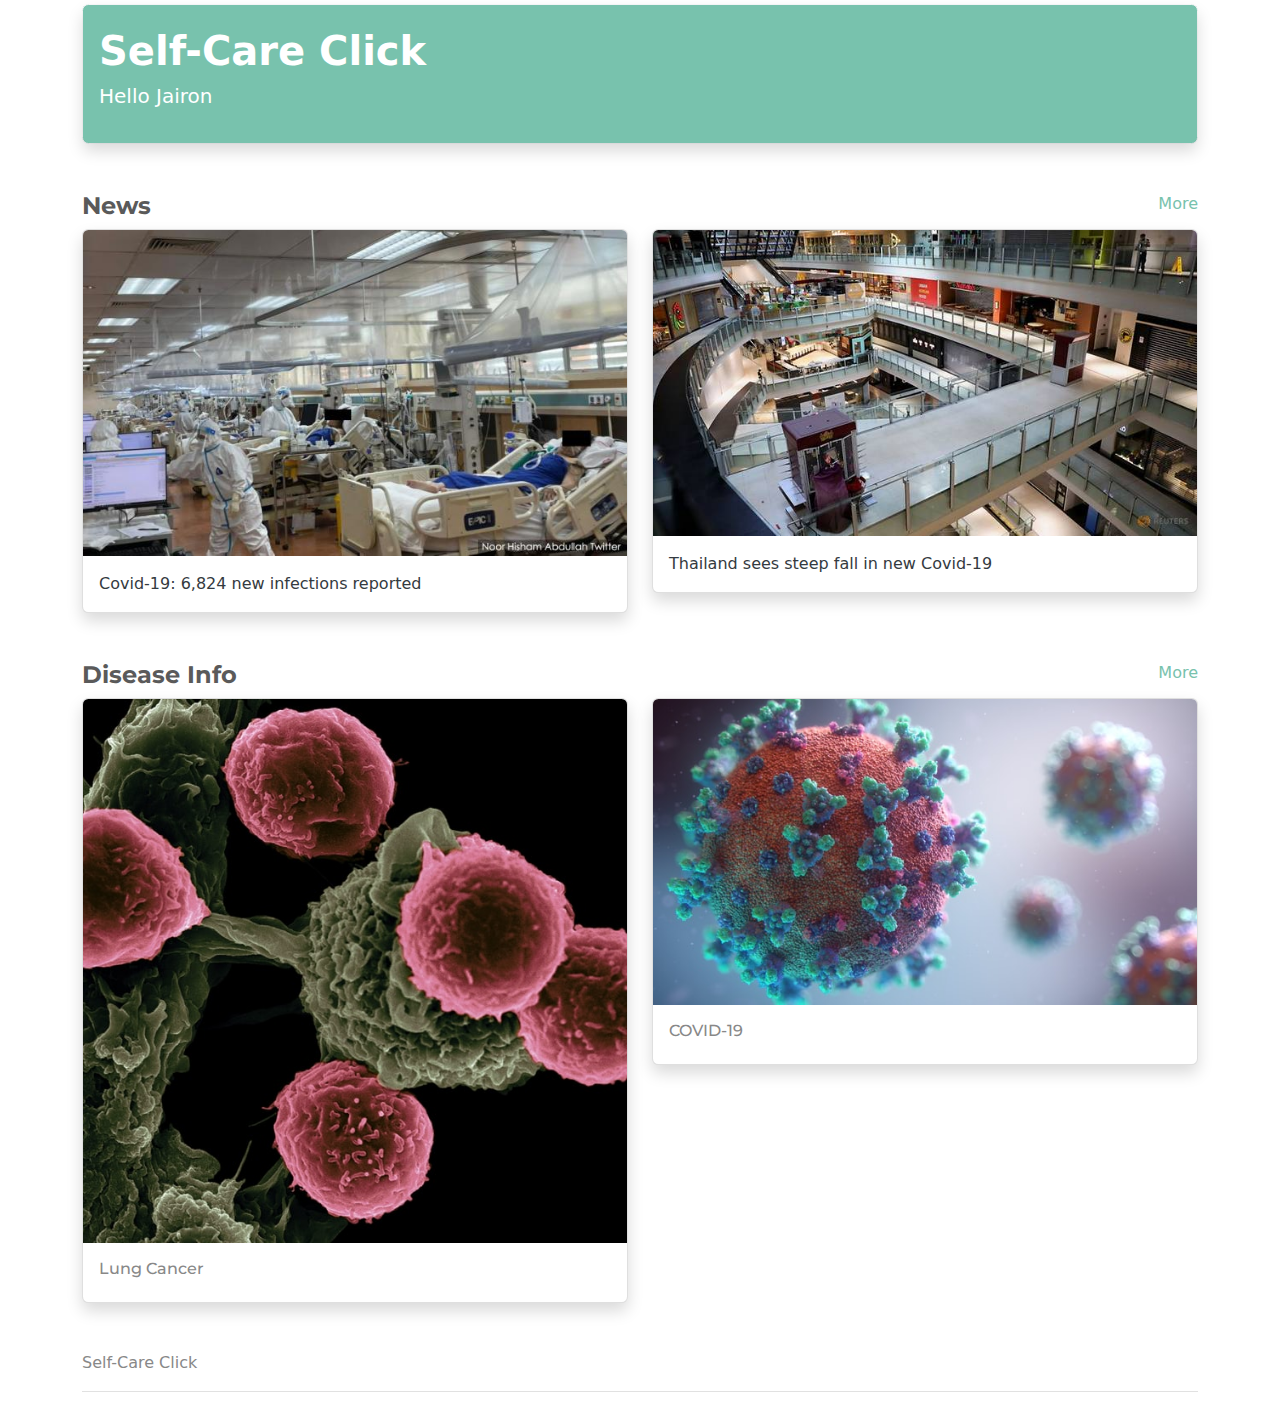
<file: index.html>
<!DOCTYPE html>
<html lang="en">
<head>
  <meta charset="UTF-8">
  <meta name="viewport" content="width=device-width, initial-scale=1.0">
  <title>Self-Care Click</title>
  <link rel="stylesheet" href="assets/custom/bootstrap.min.css">
  <link rel="stylesheet" href="assets/custom/custom.css">
  <link rel="stylesheet" href="https://cdnjs.cloudflare.com/ajax/libs/font-awesome/5.15.3/css/all.min.css" integrity="sha512-iBBXm8fW90+nuLcSKlbmrPcLa0OT92xO1BIsZ+ywDWZCvqsWgccV3gFoRBv0z+8dLJgyAHIhR35VZc2oM/gI1w==" crossorigin="anonymous" referrerpolicy="no-referrer" />
</head>
<body>
  <!-- Top Navbar -->
  <nav class="mt-2 navbar navbar-expand bg-white d-xl-none d-lg-none d-md-none">
    <div class="container">
      <ul class="navbar-nav me-auto">
        <li class="nav-item">
          <a href="settings.html" class="nav-link"><i class="fas fa-cog fa-lg" aria-hidden="true"></i></a>
        </li>
      </ul>
      <ul class="navbar-nav">
        <li class="nav-item">
          <a href="noti.html" class="nav-link"><i class="fas fa-bell fa-lg"  aria-hidden="true"></i></a>
        </li>
        <li class="nav-item">
          <a href="#" class="nav-link" role="button" data-bs-toggle="modal" data-bs-target="#staticBackdrop"><i class="fas fa-sign-out-alt fa-lg"  aria-hidden="true"></i></a>
          <!-- <button type="button" class="btn btn-primary" data-bs-toggle="modal" data-bs-target="#staticBackdrop">
            <i class="fas fa-sign-out-alt fa-lg"  aria-hidden="true"></i>
          </button> -->
          <!-- Modal -->
          <div class="modal fade" id="staticBackdrop" data-bs-backdrop="static" data-bs-keyboard="false" tabindex="-1" aria-labelledby="staticBackdropLabel" aria-hidden="true">
            <div class="modal-dialog modal-dialog-centered">
              <div class="modal-content">
                <div class="modal-header">
                  <h5 class="modal-title" id="staticBackdropLabel">Are you leaving</h5>
                  <button type="button" class="btn-close" data-bs-dismiss="modal" aria-label="Close"></button>
                </div>
                <div class="modal-body">
                  Are you sure want to sign out?
                </div>
                <div class="modal-footer">
                  <button type="button" class="btn btn-secondary" data-bs-dismiss="modal">Close</button>
                  <!-- <button type="button" class="btn btn-primary">Understood</button> -->
                  <a href="login.html" role="button" class="btn btn-primary">Yes, please</a>
                </div>
              </div>
            </div>
          </div>
        </li>
      </ul>
    </div>
    
  </nav>

  <!-- Bottom Navbar -->
  <nav class="p-0 navbar navbar-expand navbar-dark bg-primary d-xl-none d-lg-none d-md-none fixed-bottom">
    <ul class="navbar-nav nav-justified w-100">
      <!-- Diesease information -->
        <li class="nav-item">
        <a href="#" class="nav-link active"><i class="fas fa-home fa-lg" aria-hidden="true"></i> <span class="small d-block">Home</span></a>
      </li>
      <li class="nav-item">
        <a href="medical-check-up.html" class="nav-link"><i class="fas fa-hospital-user fa-lg" aria-hidden="true"></i> <span class="small d-block">Check-Up</span></a>
      </li>
      <li class="nav-item dropup">
        <a href="account.html" class="nav-link"><i class="fas fa-id-badge fa-lg" aria-expanded="false"></i> <span class="small d-block">Account</span></a>
    </li>
    </ul>
  </nav>
  
  <div class="container my-1">
        <div class="card float-none text-white bg-primary border-light">
          <div class="card-body shadow rounded">
              <p class="fs-1 fw-bold m-0">Self-Care Click</p>
              <p class="fs-5 fw-light">Hello Jairon</p>
          </div>
        </div>
        <div class="my-5">
          <div class="d-flex justify-content-between">
            <h4 class="fw-bold">News</h4>
            <a href="news-more.html" class="text-decoration-none">More <i class="fas fa-chevron-right"></i></a>
          </div>
          <div class="row">
            <div class="col">
              <div class="card shadow bg-body rounded">
                <img src="img/news/1.jpg" class="card-img-top" alt="Lung Cancer">
                <div class="card-body">
                  <a href="news.html" class="text-dark text-decoration-none fs-6">Covid-19: 6,824 new infections reported</a>
                </div>
              </div>
            </div>
            <div class="col">
              <div class="card shadow bg-body rounded">
                <img src="img/news/2.jpg" class="card-img-top" alt="Lung Cancer">
                <div class="card-body">
                  <a href="news.html" class="text-dark text-decoration-none fs-6">Thailand sees steep fall in new Covid-19</a>
                </div>
              </div>
            </div>
          </div>
        </div>
        <div class="my-5">
          <div class="d-flex justify-content-between">
            <h4 class="fw-bold">Disease Info</h4>
            <a href="#" class="text-decoration-none">More <i class="fas fa-chevron-right"></i></a>
          </div>
          <div class="row">
            <div class="col">
              <div class="card shadow bg-body rounded">
                <img src="img/lung-1.jpg" class="card-img-top" alt="Lung Cancer">
                <div class="card-body">
                  <h6 class="card-title">Lung Cancer</h6>
                </div>
              </div>
            </div>
            <div class="col">
              <div class="card shadow bg-body rounded">
                <img src="img/covid-1.jpg" class="card-img-top" alt="Lung Cancer">
                <div class="card-body">
                  <h6 class="card-title">COVID-19</h6>
                </div>
              </div>
            </div>
          </div>
        </div>
        <p class="mb-1">Self-Care Click</p>
        <hr>
        
  </div>
    
  <!-- <article class="container py-5">
    <h1 class="h1">Home</h1>
    <p>Lorem ipsum, dolor sit amet consectetur adipisicing elit. Nostrum exercitationem alias libero mollitia esse, illum odio ex perspiciatis omnis voluptate ducimus, corporis cupiditate nobis corrupti voluptatum fugit at dolor eaque.</p>
  </article> -->
  
</body>

    <script src="https://cdnjs.cloudflare.com/ajax/libs/jquery/3.1.1/jquery.min.js" integrity="sha512-U6K1YLIFUWcvuw5ucmMtT9HH4t0uz3M366qrF5y4vnyH6dgDzndlcGvH/Lz5k8NFh80SN95aJ5rqGZEdaQZ7ZQ==" crossorigin="anonymous" referrerpolicy="no-referrer"></script>
    <script src="https://cdn.jsdelivr.net/npm/@popperjs/core@2.9.2/dist/umd/popper.min.js" integrity="sha384-IQsoLXl5PILFhosVNubq5LC7Qb9DXgDA9i+tQ8Zj3iwWAwPtgFTxbJ8NT4GN1R8p" crossorigin="anonymous"></script>
    <script src="https://cdn.jsdelivr.net/npm/bootstrap@5.0.1/dist/js/bootstrap.min.js" integrity="sha384-Atwg2Pkwv9vp0ygtn1JAojH0nYbwNJLPhwyoVbhoPwBhjQPR5VtM2+xf0Uwh9KtT" crossorigin="anonymous"></script>

</html>
</file>
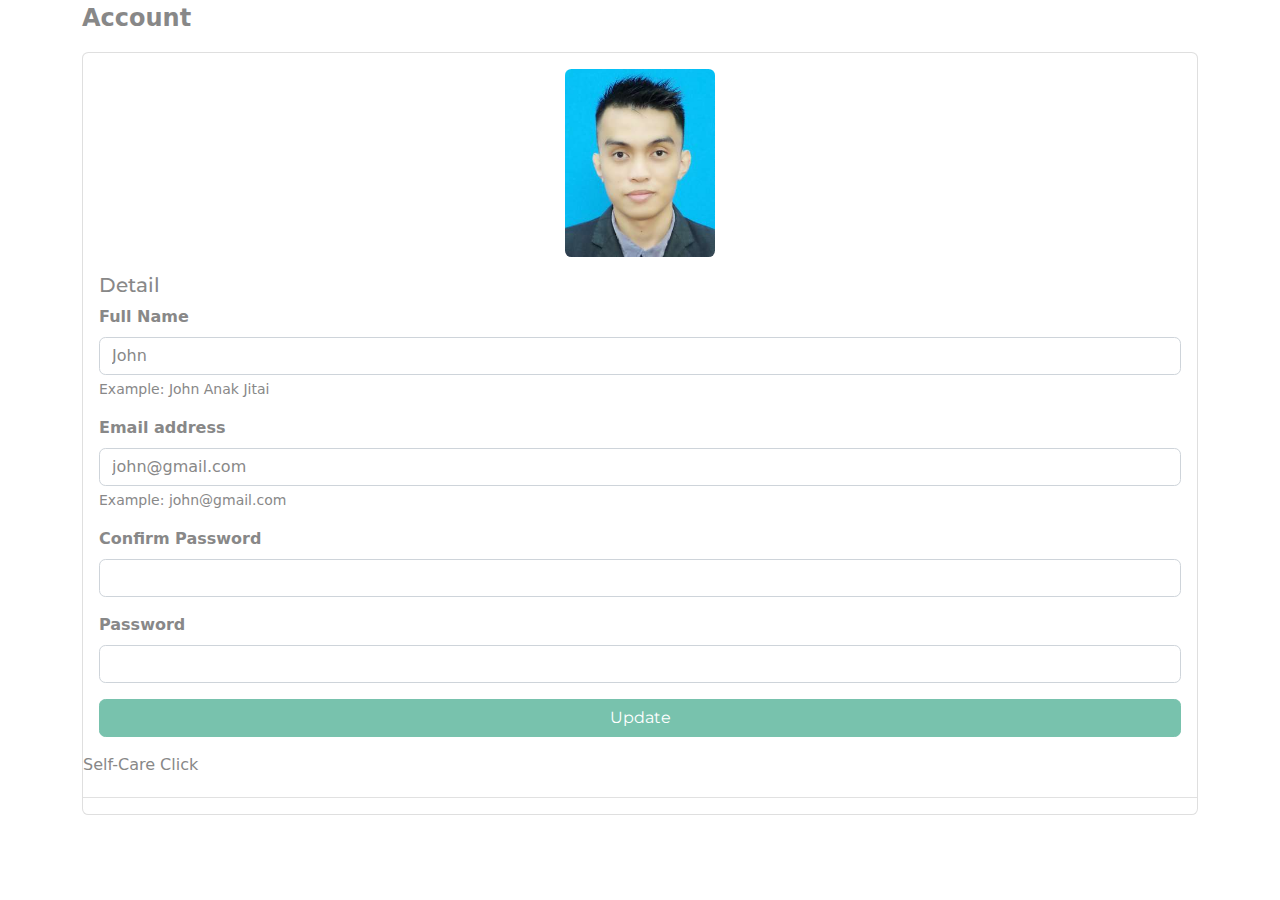
<file: account.html>
<!DOCTYPE html>
<html lang="en">
<head>
  <meta charset="UTF-8">
  <meta name="viewport" content="width=device-width, initial-scale=1.0">
  <title>Bottom Navbar Bootstrap</title>
  <link rel="stylesheet" href="assets/custom/bootstrap.min.css">
  <link rel="stylesheet" href="https://cdnjs.cloudflare.com/ajax/libs/font-awesome/5.15.3/css/all.min.css" integrity="sha512-iBBXm8fW90+nuLcSKlbmrPcLa0OT92xO1BIsZ+ywDWZCvqsWgccV3gFoRBv0z+8dLJgyAHIhR35VZc2oM/gI1w==" crossorigin="anonymous" referrerpolicy="no-referrer" />
</head>
<body>
  <!-- Top Navbar -->
  <nav class="mt-2 navbar navbar-expand bg-white d-xl-none d-lg-none d-md-none">
    <div class="container">
      <ul class="navbar-nav me-auto">
        <li class="nav-item">
          <a href="index.html" class="nav-link"><i class="fas fa-chevron-left"></i> Back</a>
        </li>
        
      </ul>
    </div>
    
  </nav>
  <!-- <nav class="mt-2 navbar navbar-expand bg-white d-xl-none d-lg-none d-md-none">
    <div class="container">
      <ul class="navbar-nav me-auto">
        <li class="nav-item">
          <a href="#" class="nav-link"><i class="fas fa-cog fa-lg" aria-hidden="true"></i></a>
        </li>
      </ul>
      <ul class="navbar-nav">
        <li class="nav-item">
          <a href="#" class="nav-link"><i class="fas fa-bell fa-lg"  aria-hidden="true"></i></a>
        </li>
        <li class="nav-item">
          <a href="#" class="nav-link"><i class="fas fa-sign-out-alt fa-lg"  aria-hidden="true"></i></a>
        </li>
      </ul>
    </div>
    
  </nav> -->

  <!-- Bottom Navbar -->
  <nav class="p-0 navbar navbar-expand navbar-dark bg-primary d-xl-none d-lg-none d-md-none fixed-bottom">
    <ul class="navbar-nav nav-justified w-100">
      <!-- Diesease information -->
        <li class="nav-item">
        <a href="index.html" class="nav-link"><i class="fas fa-home fa-lg" aria-hidden="true"></i> <span class="small d-block">Home</span></a>
      </li>
      <li class="nav-item">
        <a href="medical-check-up.html" class="nav-link"><i class="fas fa-hospital-user fa-lg" aria-hidden="true"></i> <span class="small d-block">Check-Up</span></a>
      </li>
      <li class="nav-item">
        <a href="#" class="nav-link active"><i class="fas fa-id-badge fa-lg" aria-expanded="false"></i> <span class="small d-block">Account</span></a>
    </li>
    </ul>
  </nav>
  
  <div class="container">
    <p class="fw-bold fs-4">Account</p>
    <div class="card">
      <div class="card-body">
          <div class="text-center">
              <img src="img/profile/me-2.png" class="rounded img-fluid" alt="me" height="15px" width="150px">
            </div>
        <h5 class="card-title mt-3">Detail</h5>
        <form>
          <div class="mb-3">
              <label for="exampleInputEmail1" class="form-label"><b>Full Name</b></label>
              <input type="text" class="form-control" id="exampleInputEmail1" aria-describedby="fullnameHelp" value="John">
              <div id="fullnameHelp" class="form-text">Example: John Anak Jitai</div>
            </div>
          <div class="mb-3">
            <label for="exampleInputEmail1" class="form-label"><b>Email address</b></label>
            <input type="email" class="form-control" id="exampleInputEmail1" aria-describedby="emailHelp" value="john@gmail.com">
            <div id="emailHelp" class="form-text">Example: john@gmail.com</div>
          </div>
          
          <div class="mb-3">
              <label for="exampleInputPassword1" class="form-label"><b>Confirm Password</b></label>
              <input type="password" class="form-control" id="exampleInputPassword1">
            </div>

          <div class="mb-3">
            <label for="exampleInputPassword1" class="form-label"><b>Password</b></label>
            <input type="password" class="form-control" id="exampleInputPassword1">
          </div>
          
          <div class="d-grid gap-2 col-12 mx-auto">
              <!-- <a href="index.html" class="btn btn-primary" role="button">Update</a> -->
              <a href="#" class="btn btn-primary" role="button" data-bs-toggle="modal" data-bs-target="#updateAccount">Update</a>
              <!-- Modal -->
          <div class="modal fade" id="updateAccount" data-bs-backdrop="static" data-bs-keyboard="false" tabindex="-1" aria-labelledby="staticBackdropLabel" aria-hidden="true">
            <div class="modal-dialog modal-dialog-centered">
              <div class="modal-content">
                <div class="modal-header">
                  <h5 class="modal-title" id="staticBackdropLabel">Success</h5>
                  <button type="button" class="btn-close" data-bs-dismiss="modal" aria-label="Close"></button>
                </div>
                <div class="modal-body">
                  Your account has been updated successfully!
                </div>
                <div class="modal-footer">
                  <button type="button" class="btn btn-primary" data-bs-dismiss="modal">Okay</button>
                  <!-- <button type="button" class="btn btn-primary">Understood</button> -->
                  <!-- <a href="login.html" role="button" class="btn btn-danger">Yes, please</a> -->
                </div>
              </div>
            </div>
          </div>
          </div>
        </form>
      </div>
      <p class="mb-1">Self-Care Click</p>
      <hr>
    </div>
  </div>
    
  <!-- <article class="container py-5">
    <h1 class="h1">Home</h1>
    <p>Lorem ipsum, dolor sit amet consectetur adipisicing elit. Nostrum exercitationem alias libero mollitia esse, illum odio ex perspiciatis omnis voluptate ducimus, corporis cupiditate nobis corrupti voluptatum fugit at dolor eaque.</p>
  </article> -->
  
</body>
<script src="https://cdnjs.cloudflare.com/ajax/libs/jquery/3.1.1/jquery.min.js" integrity="sha512-U6K1YLIFUWcvuw5ucmMtT9HH4t0uz3M366qrF5y4vnyH6dgDzndlcGvH/Lz5k8NFh80SN95aJ5rqGZEdaQZ7ZQ==" crossorigin="anonymous" referrerpolicy="no-referrer"></script>
    <script src="https://cdn.jsdelivr.net/npm/@popperjs/core@2.9.2/dist/umd/popper.min.js" integrity="sha384-IQsoLXl5PILFhosVNubq5LC7Qb9DXgDA9i+tQ8Zj3iwWAwPtgFTxbJ8NT4GN1R8p" crossorigin="anonymous"></script>
    <script src="https://cdn.jsdelivr.net/npm/bootstrap@5.0.1/dist/js/bootstrap.min.js" integrity="sha384-Atwg2Pkwv9vp0ygtn1JAojH0nYbwNJLPhwyoVbhoPwBhjQPR5VtM2+xf0Uwh9KtT" crossorigin="anonymous"></script>

</html>
</file>
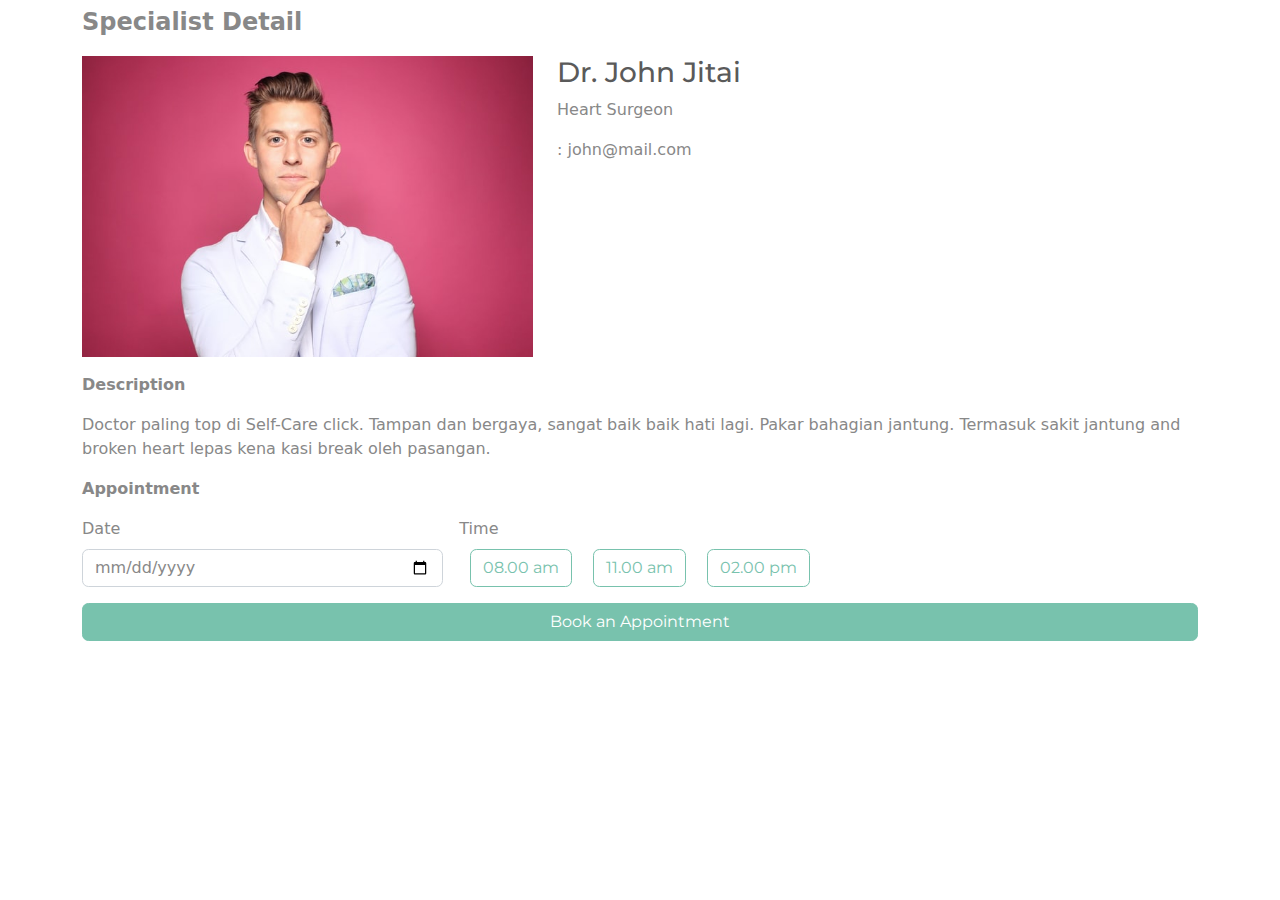
<file: detail-specialist.html>
<!DOCTYPE html>
<html lang="en">
<head>
  <meta charset="UTF-8">
  <meta name="viewport" content="width=device-width, initial-scale=1.0">
  <title>Self-Care Click</title>
  <link rel="stylesheet" href="assets/custom/bootstrap.min.css">
  <link rel="stylesheet" href="assets/custom/custom.css">
  <link rel="stylesheet" href="https://cdnjs.cloudflare.com/ajax/libs/font-awesome/5.15.3/css/all.min.css" integrity="sha512-iBBXm8fW90+nuLcSKlbmrPcLa0OT92xO1BIsZ+ywDWZCvqsWgccV3gFoRBv0z+8dLJgyAHIhR35VZc2oM/gI1w==" crossorigin="anonymous" referrerpolicy="no-referrer" />
</head>
<body>
    <!-- Top Navbar -->
    <nav class="mt-2 navbar navbar-expand bg-white d-xl-none d-lg-none d-md-none">
      <div class="container">
        <ul class="navbar-nav me-auto">
          <li class="nav-item">
            <a href="index.html" class="nav-link"><i class="fas fa-chevron-left"></i> Back</a>
          </li>
          
        </ul>
      </div>
      
    </nav>

  <!-- Bottom Navbar -->
  <!-- <nav class="p-0 navbar navbar-expand navbar-dark bg-primary d-xl-none d-lg-none d-md-none fixed-bottom">
    <ul class="navbar-nav nav-justified w-100">
        <li class="nav-item">
        <a href="#" class="nav-link"><i class="fas fa-home fa-lg" aria-hidden="true"></i> <span class="small d-block">Home</span></a>
      </li>
      <li class="nav-item">
        <a href="#" class="nav-link active"><i class="fas fa-hospital-user fa-lg" aria-hidden="true"></i> <span class="small d-block">Check-Up</span></a>
      </li>
      <li class="nav-item dropup">
        <a href="#" class="nav-link"><i class="fas fa-id-badge fa-lg" aria-expanded="false"></i> <span class="small d-block">Account</span></a>
    </li>
    </ul>
  </nav> -->
  
    <div class="container my-1 mb-5">
        <p class="fw-bold fs-4">Specialist Detail</p>
        <div class="detail">
            <div class="row">
                <div class="col-5">
                <img src="assets/img/1.jpg" class="img-fluid" alt="logo">
                </div>
                <div class="col-7">
                <h3>Dr. John Jitai</h3>
                <p class="text-mute">
                    Heart Surgeon
                </p>
                <p><i class="fas fa-inbox"></i> : john@mail.com</p>
                </div>
            </div>
            <div class="description mt-3">
                <p class="fw-bold fs-6">Description</p>
                    <p>
                        Doctor paling top di Self-Care click. Tampan dan bergaya, sangat baik
                        baik hati lagi. Pakar bahagian jantung. Termasuk sakit jantung and broken heart
                        lepas kena kasi break oleh pasangan.
                    </p>
            </div>
        </div>
        <div class="booking-time">
            <p class="fw-bold fs-6">Appointment</p>
            <form class="row g-3">
              <div class="col-md-4">
                <label for="validationCustom01" class="form-label">Date</label>
                <input type="date" class="form-control" id="validationCustom01" value="Mark" required>
              </div>
              <div class="col-md-4">
                <label for="validationCustom01" class="form-label">Time</label><br>
                <div class="time-list text-center">
                    <input type="radio" name="time" class="form-control btn-check" id="btn-check-outlined" autocomplete="off">
                    <label class="btn btn-outline-primary mx-2" for="btn-check-outlined">08.00 am</label>
                
                    <input type="radio" name="time" class="form-control btn-check" id="btn-check-2-outlined" autocomplete="off">
                    <label class="btn btn-outline-primary mx-2" for="btn-check-2-outlined">11.00 am</label>
                
                    <input type="radio" name="time" class="form-control btn-check" id="btn-check-3-outlined" autocomplete="off">
                    <label class="btn btn-outline-primary mx-2" for="btn-check-3-outlined">02.00 pm</label>
                </div>
              </div>
              <div class="d-grid gap-2 mt-3">
                <a href="payment.html" class="btn btn-primary" role="button">Book an Appointment</a>
              </div>
            </form>
        </div>
    </div>

    
  <!-- <article class="container py-5">
    <h1 class="h1">Home</h1>
    <p>Lorem ipsum, dolor sit amet consectetur adipisicing elit. Nostrum exercitationem alias libero mollitia esse, illum odio ex perspiciatis omnis voluptate ducimus, corporis cupiditate nobis corrupti voluptatum fugit at dolor eaque.</p>
  </article> -->
  
</body>
<script src="https://cdnjs.cloudflare.com/ajax/libs/jquery/3.1.1/jquery.min.js" integrity="sha512-U6K1YLIFUWcvuw5ucmMtT9HH4t0uz3M366qrF5y4vnyH6dgDzndlcGvH/Lz5k8NFh80SN95aJ5rqGZEdaQZ7ZQ==" crossorigin="anonymous" referrerpolicy="no-referrer"></script>
    <script src="https://cdn.jsdelivr.net/npm/@popperjs/core@2.9.2/dist/umd/popper.min.js" integrity="sha384-IQsoLXl5PILFhosVNubq5LC7Qb9DXgDA9i+tQ8Zj3iwWAwPtgFTxbJ8NT4GN1R8p" crossorigin="anonymous"></script>
    <script src="https://cdn.jsdelivr.net/npm/bootstrap@5.0.1/dist/js/bootstrap.min.js" integrity="sha384-Atwg2Pkwv9vp0ygtn1JAojH0nYbwNJLPhwyoVbhoPwBhjQPR5VtM2+xf0Uwh9KtT" crossorigin="anonymous"></script>

</html>
</file>
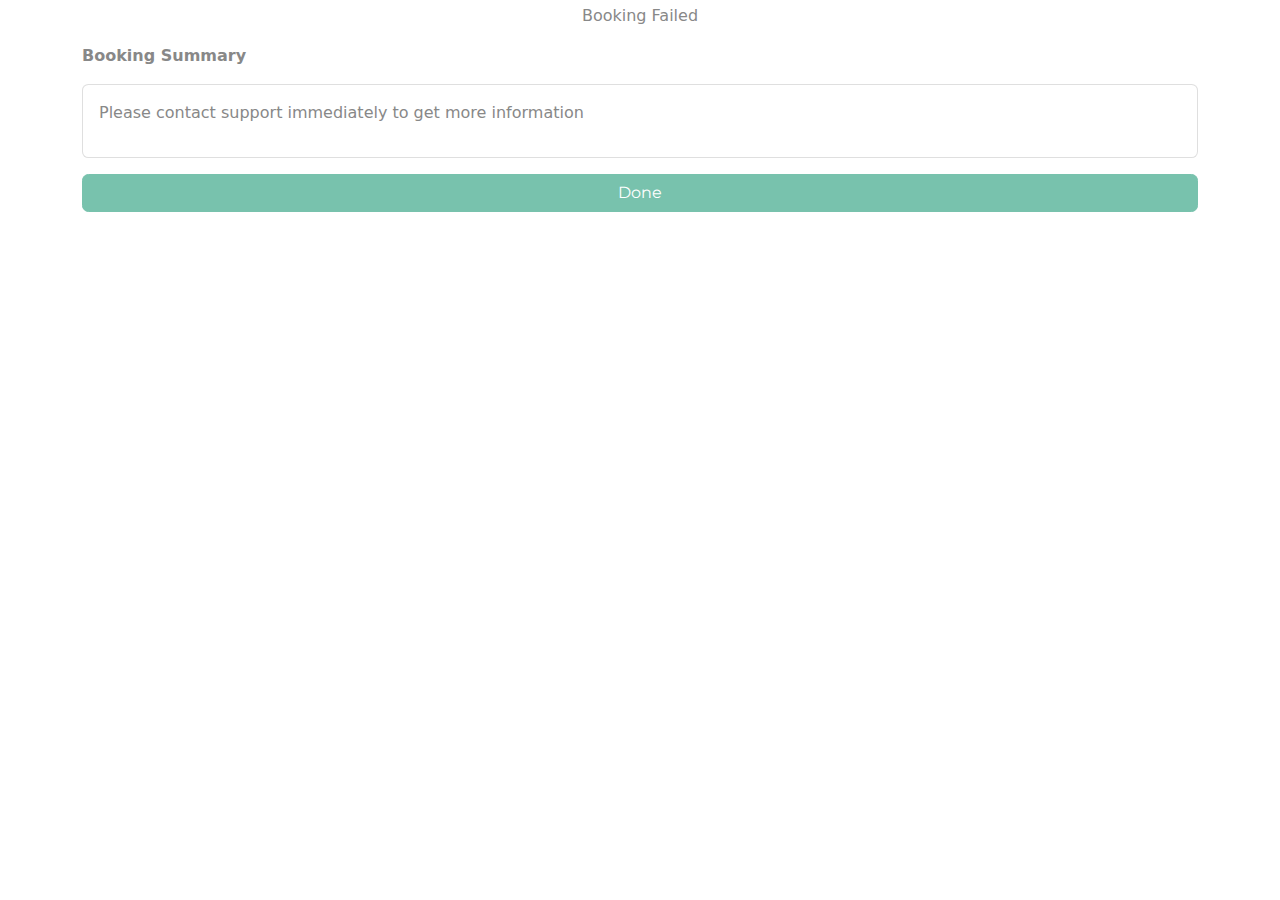
<file: failed.html>
<!DOCTYPE html>
<html lang="en">
<head>
  <meta charset="UTF-8">
  <meta name="viewport" content="width=device-width, initial-scale=1.0">
  <title>Self-Care Click</title>
  <link rel="stylesheet" href="assets/custom/bootstrap.min.css">
  <link rel="stylesheet" href="assets/custom/custom.css">
  <link rel="stylesheet" href="https://cdnjs.cloudflare.com/ajax/libs/font-awesome/5.15.3/css/all.min.css" integrity="sha512-iBBXm8fW90+nuLcSKlbmrPcLa0OT92xO1BIsZ+ywDWZCvqsWgccV3gFoRBv0z+8dLJgyAHIhR35VZc2oM/gI1w==" crossorigin="anonymous" referrerpolicy="no-referrer" />
</head>
<body>
    <!-- Top Navbar -->
    <nav class="mt-2 navbar navbar-expand bg-white d-xl-none d-lg-none d-md-none">
      <div class="container">
        <ul class="navbar-nav me-auto">
          <li class="nav-item">
            <a href="index.html" class="nav-link"><i class="fas fa-chevron-left"></i> Back</a>
          </li>
          
        </ul>
      </div>
      
    </nav>

  <!-- Bottom Navbar -->
  <!-- <nav class="p-0 navbar navbar-expand navbar-dark bg-primary d-xl-none d-lg-none d-md-none fixed-bottom">
    <ul class="navbar-nav nav-justified w-100">
        <li class="nav-item">
        <a href="#" class="nav-link"><i class="fas fa-home fa-lg" aria-hidden="true"></i> <span class="small d-block">Home</span></a>
      </li>
      <li class="nav-item">
        <a href="#" class="nav-link active"><i class="fas fa-hospital-user fa-lg" aria-hidden="true"></i> <span class="small d-block">Check-Up</span></a>
      </li>
      <li class="nav-item dropup">
        <a href="#" class="nav-link"><i class="fas fa-id-badge fa-lg" aria-expanded="false"></i> <span class="small d-block">Account</span></a>
    </li>
    </ul>
  </nav> -->
  
    <div class="container my-1 mb-5">
        <div class="text-center">
            <span style="font-size: 85px; color: #c27878;">
              <i class="fas fa-times"></i>
            </span>
            <p>Booking Failed</p>
          </div>
        <div class="pyment-method">
            <p class="fw-bold fs-6">Booking Summary</p>
            <div class="card">
                <div class="card-body">
                  <p>Please contact support immediately to get more information</p>
                    <!-- <dl class="row">
                        <dt class="col-sm-3">Specialist</dt>
                        <dd class="col-sm-9">Dr. John Jitai</dd>

                        <dt class="col-sm-3">Appointment</dt>
                        <dd class="col-sm-9">Date: 12/6/2026</dd>
                        <dd class="col-sm-9">Time: 02.00 pm</dd>
                      </dl> -->
                </div>
            </div>
            <div class="d-grid gap-2 mt-3">
                <a href="index.html" class="btn btn-primary" role="button">Done</a>
              </div>
        </div>
    </div>

    
  <!-- <article class="container py-5">
    <h1 class="h1">Home</h1>
    <p>Lorem ipsum, dolor sit amet consectetur adipisicing elit. Nostrum exercitationem alias libero mollitia esse, illum odio ex perspiciatis omnis voluptate ducimus, corporis cupiditate nobis corrupti voluptatum fugit at dolor eaque.</p>
  </article> -->
  
</body>
<script src="https://cdnjs.cloudflare.com/ajax/libs/jquery/3.1.1/jquery.min.js" integrity="sha512-U6K1YLIFUWcvuw5ucmMtT9HH4t0uz3M366qrF5y4vnyH6dgDzndlcGvH/Lz5k8NFh80SN95aJ5rqGZEdaQZ7ZQ==" crossorigin="anonymous" referrerpolicy="no-referrer"></script>
    <script src="https://cdn.jsdelivr.net/npm/@popperjs/core@2.9.2/dist/umd/popper.min.js" integrity="sha384-IQsoLXl5PILFhosVNubq5LC7Qb9DXgDA9i+tQ8Zj3iwWAwPtgFTxbJ8NT4GN1R8p" crossorigin="anonymous"></script>
    <script src="https://cdn.jsdelivr.net/npm/bootstrap@5.0.1/dist/js/bootstrap.min.js" integrity="sha384-Atwg2Pkwv9vp0ygtn1JAojH0nYbwNJLPhwyoVbhoPwBhjQPR5VtM2+xf0Uwh9KtT" crossorigin="anonymous"></script>

</html>
</file>
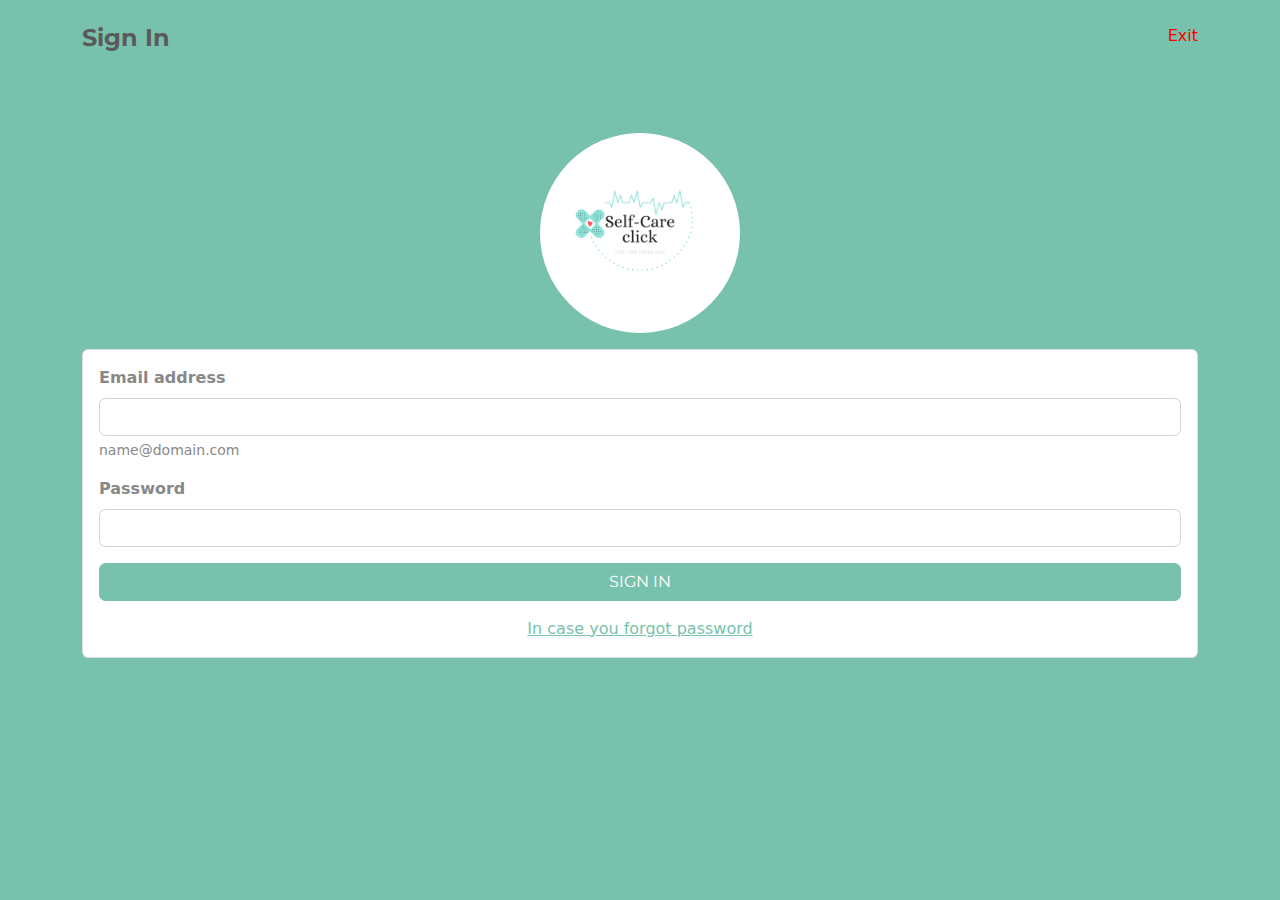
<file: login-1.html>
<!DOCTYPE html>
<html lang="en">
<head>
  <meta charset="UTF-8">
  <meta name="viewport" content="width=device-width, initial-scale=1.0">
  <title>Self-Care Click</title>
  <link rel="stylesheet" href="assets/custom/bootstrap.min.css">
  <link rel="stylesheet" href="assets/custom/custom.css">
  <link rel="stylesheet" href="https://cdnjs.cloudflare.com/ajax/libs/font-awesome/5.15.3/css/all.min.css" integrity="sha512-iBBXm8fW90+nuLcSKlbmrPcLa0OT92xO1BIsZ+ywDWZCvqsWgccV3gFoRBv0z+8dLJgyAHIhR35VZc2oM/gI1w==" crossorigin="anonymous" referrerpolicy="no-referrer" />
</head>
<body class="bg-primary">
<div class="container">
    <div class="d-flex justify-content-between my-4">
        <h4 class="fw-bold">Sign In</h4>
        <a href="login.html" class="text-decoration-none custom-colour-text">Exit <i class="fas fa-times"></i></a>
    </div>
    <div class="logo my-3 pt-5 text-center">
        <img src="img/logo/logo-white.png" class="rounded-circle img-fluid" alt="logo" height="200px" width="200px">
    </div>
    
        <div class="card">
            <div class="card-body">
                <form>
                    <div class="mb-3">
                      <label for="exampleInputEmail1" class="form-label"><b>Email address</b></label>
                      <input type="email" class="form-control" id="exampleInputEmail1" aria-describedby="emailHelp">
                      <div id="emailHelp" class="form-text">name@domain.com</div>
                    </div>
                    <div class="mb-3">
                      <label for="exampleInputPassword1" class="form-label"><b>Password</b></label>
                      <input type="password" class="form-control" id="exampleInputPassword1">
                    </div>
                    
                    <div class="d-grid gap-2 col-12 mx-auto">
                        <a href="index.html" class="btn btn-primary" role="button">SIGN IN</a>
                    </div>
                    <div class="mt-3 mt-3 text-center">
                        <a href="forgot-password.html">In case you forgot password</a>
                    </div>
                  </form>
            </div>
        </div>
</div>
    
    
</div>
</body>
<script src="https://cdnjs.cloudflare.com/ajax/libs/jquery/3.1.1/jquery.min.js" integrity="sha512-U6K1YLIFUWcvuw5ucmMtT9HH4t0uz3M366qrF5y4vnyH6dgDzndlcGvH/Lz5k8NFh80SN95aJ5rqGZEdaQZ7ZQ==" crossorigin="anonymous" referrerpolicy="no-referrer"></script>
    <script src="https://cdn.jsdelivr.net/npm/@popperjs/core@2.9.2/dist/umd/popper.min.js" integrity="sha384-IQsoLXl5PILFhosVNubq5LC7Qb9DXgDA9i+tQ8Zj3iwWAwPtgFTxbJ8NT4GN1R8p" crossorigin="anonymous"></script>
    <script src="https://cdn.jsdelivr.net/npm/bootstrap@5.0.1/dist/js/bootstrap.min.js" integrity="sha384-Atwg2Pkwv9vp0ygtn1JAojH0nYbwNJLPhwyoVbhoPwBhjQPR5VtM2+xf0Uwh9KtT" crossorigin="anonymous"></script>

</html>
</file>
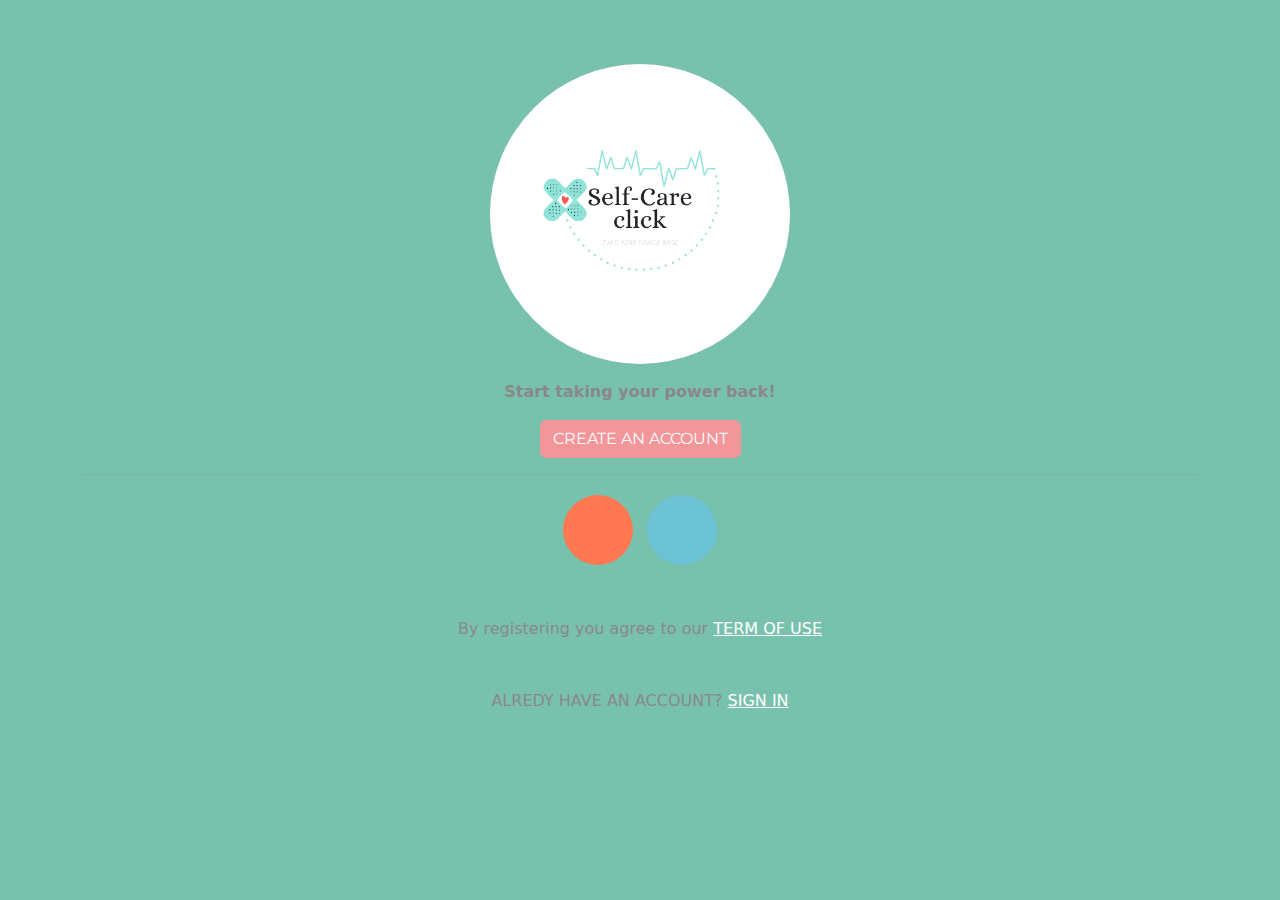
<file: login.html>
<!DOCTYPE html>
<html lang="en">
<head>
  <meta charset="UTF-8">
  <meta name="viewport" content="width=device-width, initial-scale=1.0">
  <title>Self-Care Click</title>
  <link rel="stylesheet" href="assets/custom/bootstrap.min.css">
  <link rel="stylesheet" href="assets/custom/custom.css">
  <link rel="stylesheet" href="https://cdnjs.cloudflare.com/ajax/libs/font-awesome/5.15.3/css/all.min.css" integrity="sha512-iBBXm8fW90+nuLcSKlbmrPcLa0OT92xO1BIsZ+ywDWZCvqsWgccV3gFoRBv0z+8dLJgyAHIhR35VZc2oM/gI1w==" crossorigin="anonymous" referrerpolicy="no-referrer" />
</head>
<body class="bg-primary">
<div class="container">
    <div class="logo my-3 pt-5 text-center">
        <img src="img/logo/logo-white.png" class="rounded-circle img-fluid" alt="logo" height="300px" width="300px">
    </div>
    <div class="season my-3 text-center">
        <p class="fw-bold">
            Start taking your power back!
        </p>
        <a href="register.html" class="btn btn-secondary"> CREATE AN ACCOUNT</a>
        
        <hr class="mb-3">
            <a href="" class="btn btn-danger btn-circle btn-circle-lg m-1"><i class="fab fa-google"></i></a>
            <a href="" class="btn btn-info btn-circle btn-circle-lg m-1"><i class="fab fa-facebook"></i></a>

        <p class="text-mute fs-6 my-5">
            By registering you agree to our <a href="#" class="text-uppercase txt-color">Term of Use</a> 
        </p>
        <p class="text-uppercase">
            Alredy Have an Account? <a href="login-1.html" class="txt-color">Sign In</a>
        </p>
    </div>
    
    
</div>
</body>
<script src="https://cdnjs.cloudflare.com/ajax/libs/jquery/3.1.1/jquery.min.js" integrity="sha512-U6K1YLIFUWcvuw5ucmMtT9HH4t0uz3M366qrF5y4vnyH6dgDzndlcGvH/Lz5k8NFh80SN95aJ5rqGZEdaQZ7ZQ==" crossorigin="anonymous" referrerpolicy="no-referrer"></script>
    <script src="https://cdn.jsdelivr.net/npm/@popperjs/core@2.9.2/dist/umd/popper.min.js" integrity="sha384-IQsoLXl5PILFhosVNubq5LC7Qb9DXgDA9i+tQ8Zj3iwWAwPtgFTxbJ8NT4GN1R8p" crossorigin="anonymous"></script>
    <script src="https://cdn.jsdelivr.net/npm/bootstrap@5.0.1/dist/js/bootstrap.min.js" integrity="sha384-Atwg2Pkwv9vp0ygtn1JAojH0nYbwNJLPhwyoVbhoPwBhjQPR5VtM2+xf0Uwh9KtT" crossorigin="anonymous"></script>

</html>
</file>
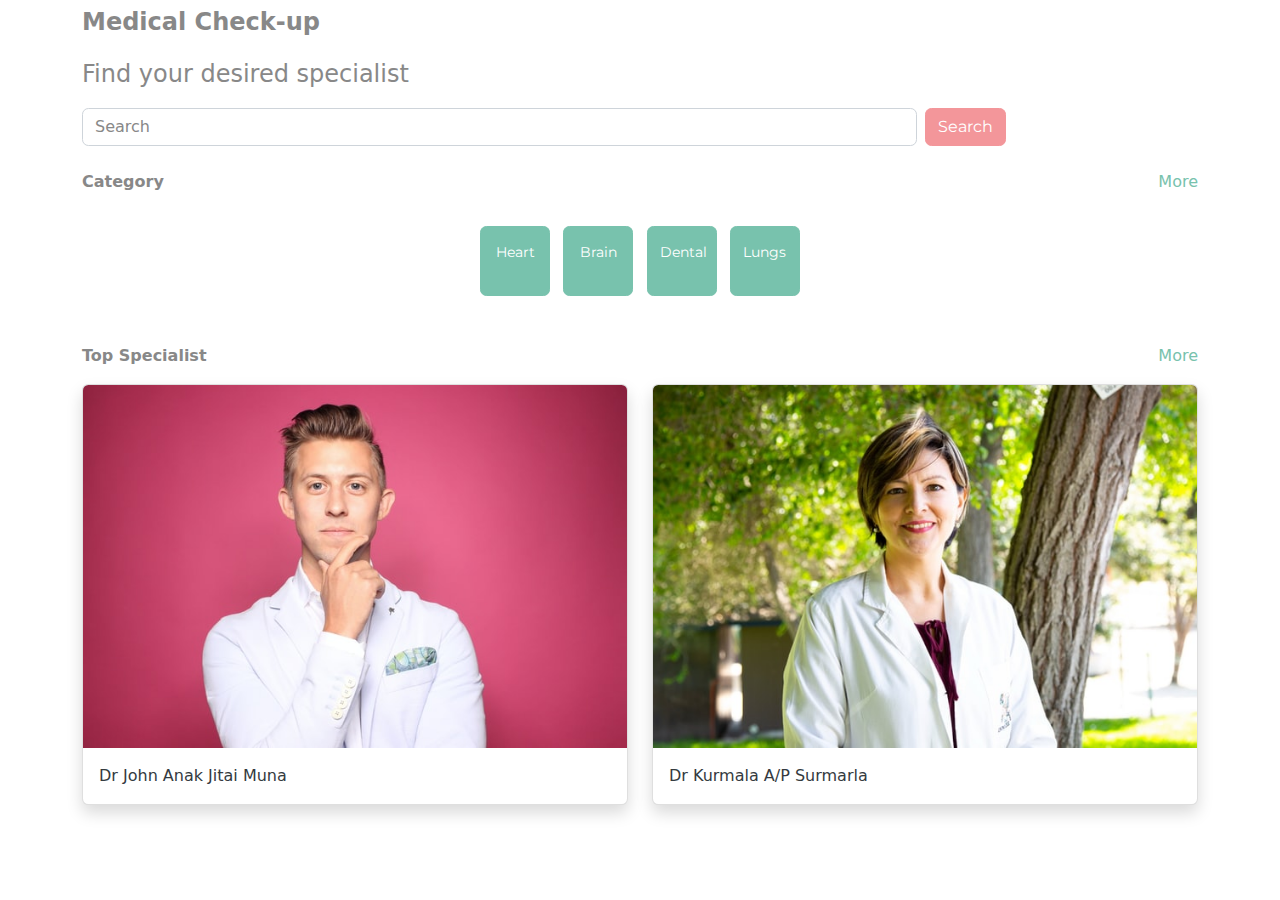
<file: medical-check-up.html>
<!DOCTYPE html>
<html lang="en">
<head>
  <meta charset="UTF-8">
  <meta name="viewport" content="width=device-width, initial-scale=1.0">
  <title>Self-Care Click</title>
  <link rel="stylesheet" href="assets/custom/bootstrap.min.css">
  <link rel="stylesheet" href="assets/custom/custom.css">
  <link rel="stylesheet" href="https://cdnjs.cloudflare.com/ajax/libs/font-awesome/5.15.3/css/all.min.css" integrity="sha512-iBBXm8fW90+nuLcSKlbmrPcLa0OT92xO1BIsZ+ywDWZCvqsWgccV3gFoRBv0z+8dLJgyAHIhR35VZc2oM/gI1w==" crossorigin="anonymous" referrerpolicy="no-referrer" />
</head>
<body>
    <!-- Top Navbar -->
    <nav class="mt-2 navbar navbar-expand bg-white d-xl-none d-lg-none d-md-none">
      <div class="container">
        <ul class="navbar-nav me-auto">
          <li class="nav-item">
            <a href="index.html" class="nav-link"><i class="fas fa-chevron-left"></i> Back</a>
          </li>
          
        </ul>
      </div>
      
    </nav>

  <!-- Bottom Navbar -->
  <nav class="p-0 navbar navbar-expand navbar-dark bg-primary d-xl-none d-lg-none d-md-none fixed-bottom">
    <ul class="navbar-nav nav-justified w-100">
      <!-- Diesease information -->
        <li class="nav-item">
        <a href="index.html" class="nav-link"><i class="fas fa-home fa-lg" aria-hidden="true"></i> <span class="small d-block">Home</span></a>
      </li>
      <li class="nav-item">
        <a href="#" class="nav-link active"><i class="fas fa-hospital-user fa-lg" aria-hidden="true"></i> <span class="small d-block">Check-Up</span></a>
      </li>
      <li class="nav-item dropup">
        <a href="account.html" class="nav-link"><i class="fas fa-id-badge fa-lg" aria-expanded="false"></i> <span class="small d-block">Account</span></a>
    </li>
    </ul>
  </nav>
  
  <div class="container my-1 mb-5">
    <p class="fw-bold fs-4">Medical Check-up</p>
    <div class="search-specialist">
      <p class="fw-light fs-4">Find your desired specialist</p>
      <form class="row g-2">
        <div class="col-9">
          <input class="form-control" type="text" placeholder="Search">
        </div>
        <div class="col-auto">
          <button class="btn btn-secondary mb-3" type="submit">Search</button>
        </div>
      </form>
    </div>
    
    <div class="category-checkup text-center mt-2">
      <div class="d-flex justify-content-between">
        <p class="fw-bold">Category</p>
        <a href="news-more.html" class="text-decoration-none">More <i class="fas fa-chevron-right"></i></a>
      </div>
      <div class="category-list mt-3">
        <a href="#" class="btn btn-primary btn-category-medical text-wrap mx-1">
          <i class="fas fa-heart btn-symbol-size"></i>
          <span class="small d-block">Heart</span>
        </a>
        <a href="#" class="btn btn-primary btn-category-medical text-wrap mx-1">
          <i class="fas fa-brain btn-symbol-size"></i>
          <span class="small d-block">Brain</span>
        </a>
        <a href="#" class="btn btn-primary btn-category-medical text-wrap mx-1">
          <i class="fas fa-tooth btn-symbol-size"></i>
          <span class="small d-block">Dental</span>
        </a>
        <a href="#" class="btn btn-primary btn-category-medical text-wrap mx-1">
          <i class="fas fa-lungs btn-symbol-size"></i>
          <span class="small d-block">Lungs</span>
        </a>
      </div>
      
    </div>
    <div class="specialist-list mt-5">
      <div class="d-flex justify-content-between">
        <p class="fw-bold">Top Specialist</p>
        <a href="news-more.html" class="text-decoration-none">More <i class="fas fa-chevron-right"></i></a>
      </div>
      <div class="row">
        <div class="col">
          <div class="card shadow bg-body rounded">
            <img src="assets/img/1.jpg" class="card-img-top" alt="Lung Cancer">
            <div class="card-body">
              <a href="detail-specialist.html" class="text-dark text-decoration-none fs-6">Dr John Anak Jitai Muna</a>
            </div>
          </div>
        </div>
        <div class="col">
          <div class="card shadow bg-body rounded">
            <img src="assets/img/2.jpg" class="card-img-top" alt="Lung Cancer">
            <div class="card-body">
              <a href="detail-specialist.html" class="text-dark text-decoration-none fs-6">Dr Kurmala A/P Surmarla</a>
            </div>
          </div>
        </div>
      </div>
    </div>
        
  </div>
    
  <!-- <article class="container py-5">
    <h1 class="h1">Home</h1>
    <p>Lorem ipsum, dolor sit amet consectetur adipisicing elit. Nostrum exercitationem alias libero mollitia esse, illum odio ex perspiciatis omnis voluptate ducimus, corporis cupiditate nobis corrupti voluptatum fugit at dolor eaque.</p>
  </article> -->
  
</body>
  <script src="https://cdnjs.cloudflare.com/ajax/libs/jquery/3.1.1/jquery.min.js" integrity="sha512-U6K1YLIFUWcvuw5ucmMtT9HH4t0uz3M366qrF5y4vnyH6dgDzndlcGvH/Lz5k8NFh80SN95aJ5rqGZEdaQZ7ZQ==" crossorigin="anonymous" referrerpolicy="no-referrer"></script>
    <script src="https://cdn.jsdelivr.net/npm/@popperjs/core@2.9.2/dist/umd/popper.min.js" integrity="sha384-IQsoLXl5PILFhosVNubq5LC7Qb9DXgDA9i+tQ8Zj3iwWAwPtgFTxbJ8NT4GN1R8p" crossorigin="anonymous"></script>
    <script src="https://cdn.jsdelivr.net/npm/bootstrap@5.0.1/dist/js/bootstrap.min.js" integrity="sha384-Atwg2Pkwv9vp0ygtn1JAojH0nYbwNJLPhwyoVbhoPwBhjQPR5VtM2+xf0Uwh9KtT" crossorigin="anonymous"></script>

</html>
</file>
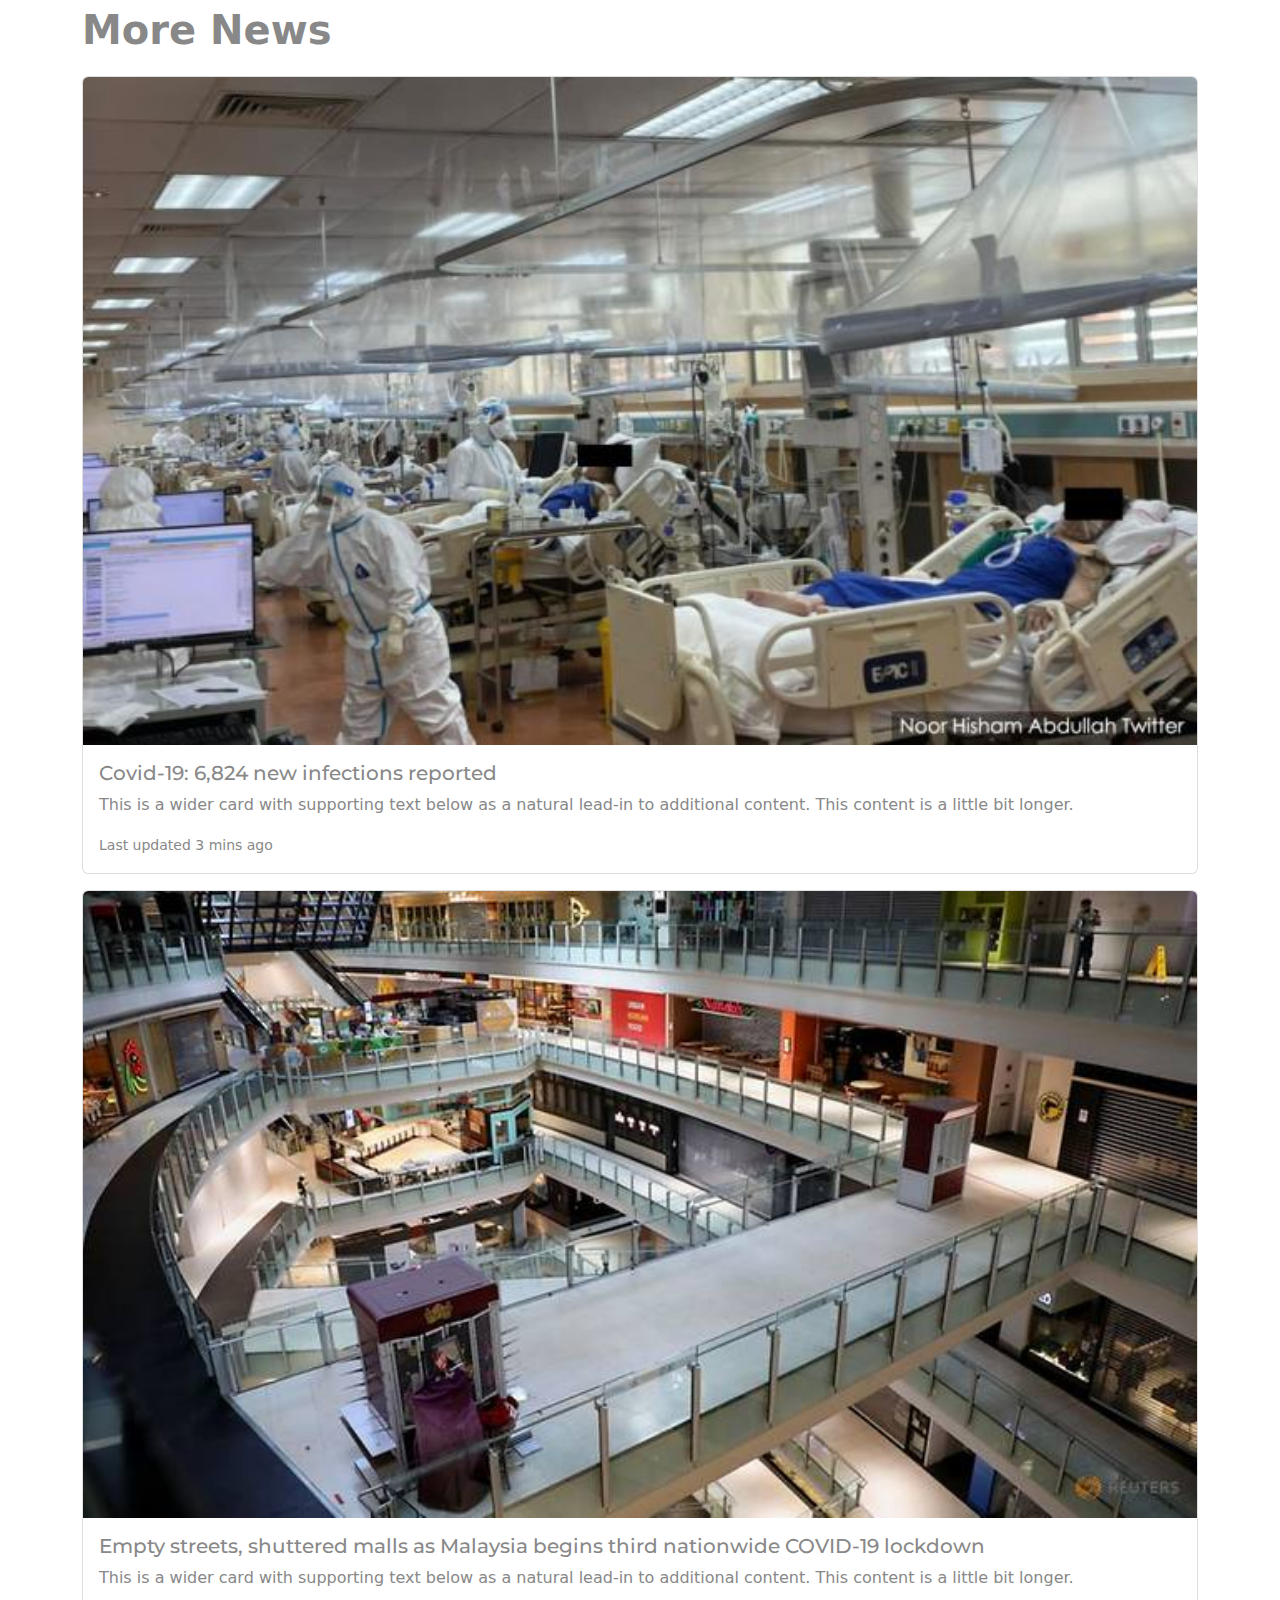
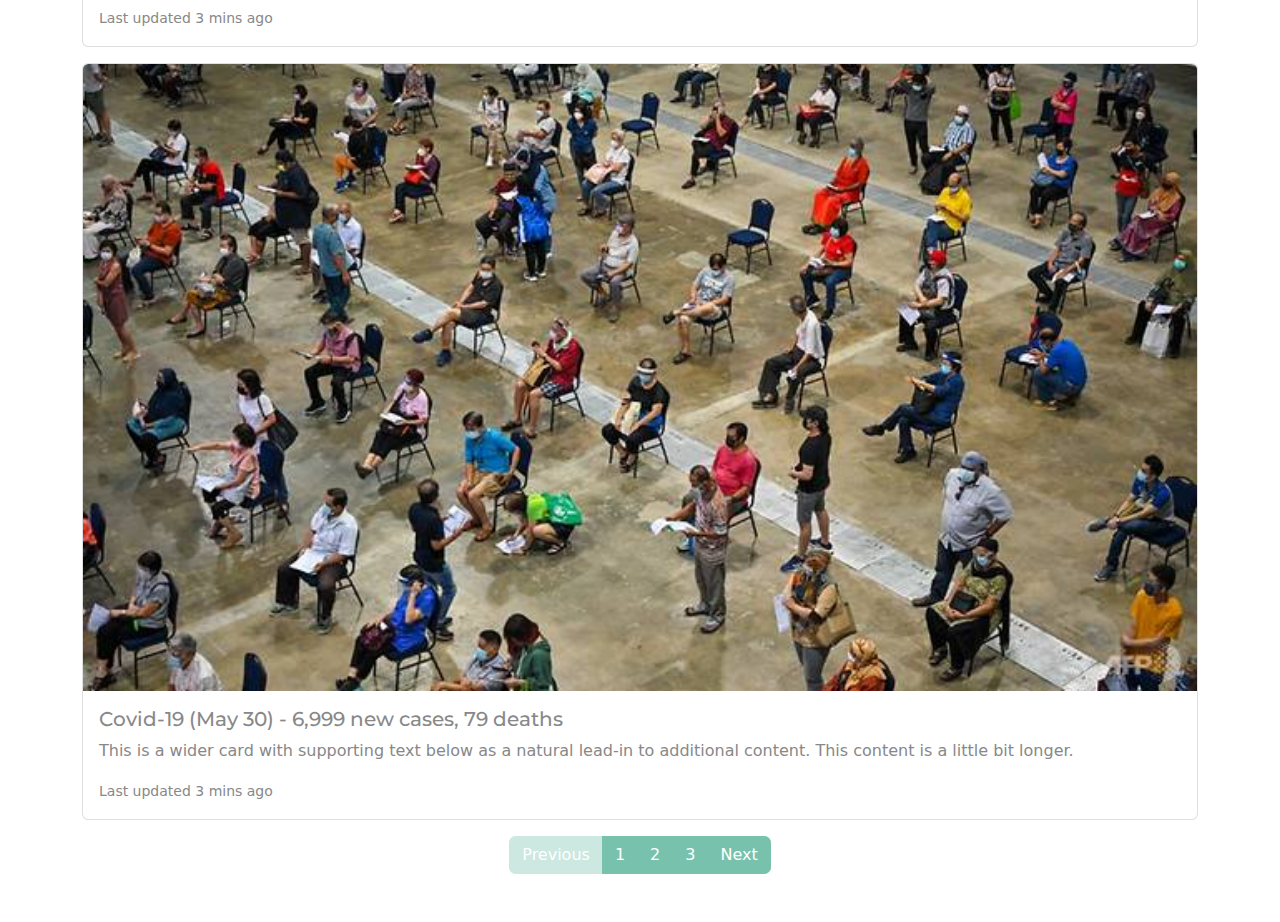
<file: news-more.html>
<!DOCTYPE html>
<html lang="en">
<head>
  <meta charset="UTF-8">
  <meta name="viewport" content="width=device-width, initial-scale=1.0">
  <title>Self-Care Click</title>
  <link rel="stylesheet" href="assets/custom/bootstrap.min.css">
  <link rel="stylesheet" href="https://cdnjs.cloudflare.com/ajax/libs/font-awesome/5.15.3/css/all.min.css" integrity="sha512-iBBXm8fW90+nuLcSKlbmrPcLa0OT92xO1BIsZ+ywDWZCvqsWgccV3gFoRBv0z+8dLJgyAHIhR35VZc2oM/gI1w==" crossorigin="anonymous" referrerpolicy="no-referrer" />
</head>
<body>
  <!-- Top Navbar -->
  <nav class="mt-2 navbar navbar-expand bg-white d-xl-none d-lg-none d-md-none">
    <div class="container">
      <ul class="navbar-nav me-auto">
        <li class="nav-item">
          <a href="index.html" class="nav-link"><i class="fas fa-chevron-left"></i> Back</a>
        </li>
      </ul>
    </div>
  </nav>

  <!-- Bottom Navbar -->
  <!-- <nav class="p-0 navbar navbar-expand navbar-dark bg-primary d-xl-none d-lg-none d-md-none fixed-bottom">
    <ul class="navbar-nav nav-justified w-100">
        <li class="nav-item">
        <a href="#" class="nav-link active"><i class="fas fa-home fa-lg" aria-hidden="true"></i> <span class="small d-block">Home</span></a>
      </li>
      <li class="nav-item">
        <a href="#" class="nav-link"><i class="fas fa-hospital-user fa-lg" aria-hidden="true"></i> <span class="small d-block">Check-Up</span></a>
      </li>
      <li class="nav-item dropup">
        <a href="#" class="nav-link"><i class="fas fa-id-badge fa-lg" aria-expanded="false"></i> <span class="small d-block">Account</span></a>
    </li>
    </ul>
  </nav> -->
  
  <div class="container mb-5">
      <p class="fw-bold fs-1">More News</p>
      <div class="card mb-3">
        <img src="img/news/1.jpg" class="card-img-top" alt="...">
        <div class="card-body">
          <h5 class="card-title">Covid-19: 6,824 new infections reported</h5>
          <p class="card-text">This is a wider card with supporting text below as a natural lead-in to additional content. This content is a little bit longer.</p>
          <p class="card-text"><small class="text-muted">Last updated 3 mins ago</small></p>
        </div>
      </div>
      <div class="card mb-3">
        <img src="img/news/2.jpg" class="card-img-top" alt="...">
        <div class="card-body">
          <h5 class="card-title">Empty streets, shuttered malls as Malaysia begins third nationwide COVID-19 lockdown</h5>
          <p class="card-text">This is a wider card with supporting text below as a natural lead-in to additional content. This content is a little bit longer.</p>
          <p class="card-text"><small class="text-muted">Last updated 3 mins ago</small></p>
        </div>
      </div>
      <div class="card mb-3">
        <img src="img/news/3.jpg" class="card-img-top" alt="...">
        <div class="card-body">
          <h5 class="card-title">Covid-19 (May 30) - 6,999 new cases, 79 deaths</h5>
          <p class="card-text">This is a wider card with supporting text below as a natural lead-in to additional content. This content is a little bit longer.</p>
          <p class="card-text"><small class="text-muted">Last updated 3 mins ago</small></p>
        </div>
      </div>
      <div class="mt-3">
        <nav aria-label="Page navigation example">
          <ul class="pagination justify-content-center">
            <li class="page-item disabled">
              <a class="page-link" href="#" tabindex="-1" aria-disabled="true">Previous</a>
            </li>
            <li class="page-item"><a class="page-link" href="#">1</a></li>
            <li class="page-item"><a class="page-link" href="#">2</a></li>
            <li class="page-item"><a class="page-link" href="#">3</a></li>
            <li class="page-item">
              <a class="page-link" href="#">Next</a>
            </li>
          </ul>
        </nav>
      </div>
      <!-- <h1 class="display-5">Covid-19: 6,824 new infections reported</h1>
      <img src="img/covid-1.jpg" class="img-fluid my-4" alt="news">
      <p class="lh-sm">
        COVID-19 | The Health Ministry today reported 6,999 new Covid-19 cases and 79 deaths.
        The new locally transmitted infections comprised 91.28 percent Malaysians and 8.72 percent non-citizens.
        The Klang Valley accounted for 44.4 percent (3,106 cases) of new local infections while East Malaysia made up 11.95 percent (836 cases).
        There were four imported cases comprising three Malaysians and a non-citizen.
      </p>
      <p class="lh-sm">
       
        Selangor recorded the highest number of new infections today with 2,477 cases.
        This was followed by Kuala Lumpur at 616 cases, Kelantan at 612 cases and Sarawak at 513 cases.
        A total of 5,121 Covid-19 patients recovered today but they were outpaced by new infections, contributing to a rise in active cases.
      </p> -->
      
  </div>
    
</body>
<script src="https://cdnjs.cloudflare.com/ajax/libs/jquery/3.1.1/jquery.min.js" integrity="sha512-U6K1YLIFUWcvuw5ucmMtT9HH4t0uz3M366qrF5y4vnyH6dgDzndlcGvH/Lz5k8NFh80SN95aJ5rqGZEdaQZ7ZQ==" crossorigin="anonymous" referrerpolicy="no-referrer"></script>
    <script src="https://cdn.jsdelivr.net/npm/@popperjs/core@2.9.2/dist/umd/popper.min.js" integrity="sha384-IQsoLXl5PILFhosVNubq5LC7Qb9DXgDA9i+tQ8Zj3iwWAwPtgFTxbJ8NT4GN1R8p" crossorigin="anonymous"></script>
    <script src="https://cdn.jsdelivr.net/npm/bootstrap@5.0.1/dist/js/bootstrap.min.js" integrity="sha384-Atwg2Pkwv9vp0ygtn1JAojH0nYbwNJLPhwyoVbhoPwBhjQPR5VtM2+xf0Uwh9KtT" crossorigin="anonymous"></script>

</html>
</file>
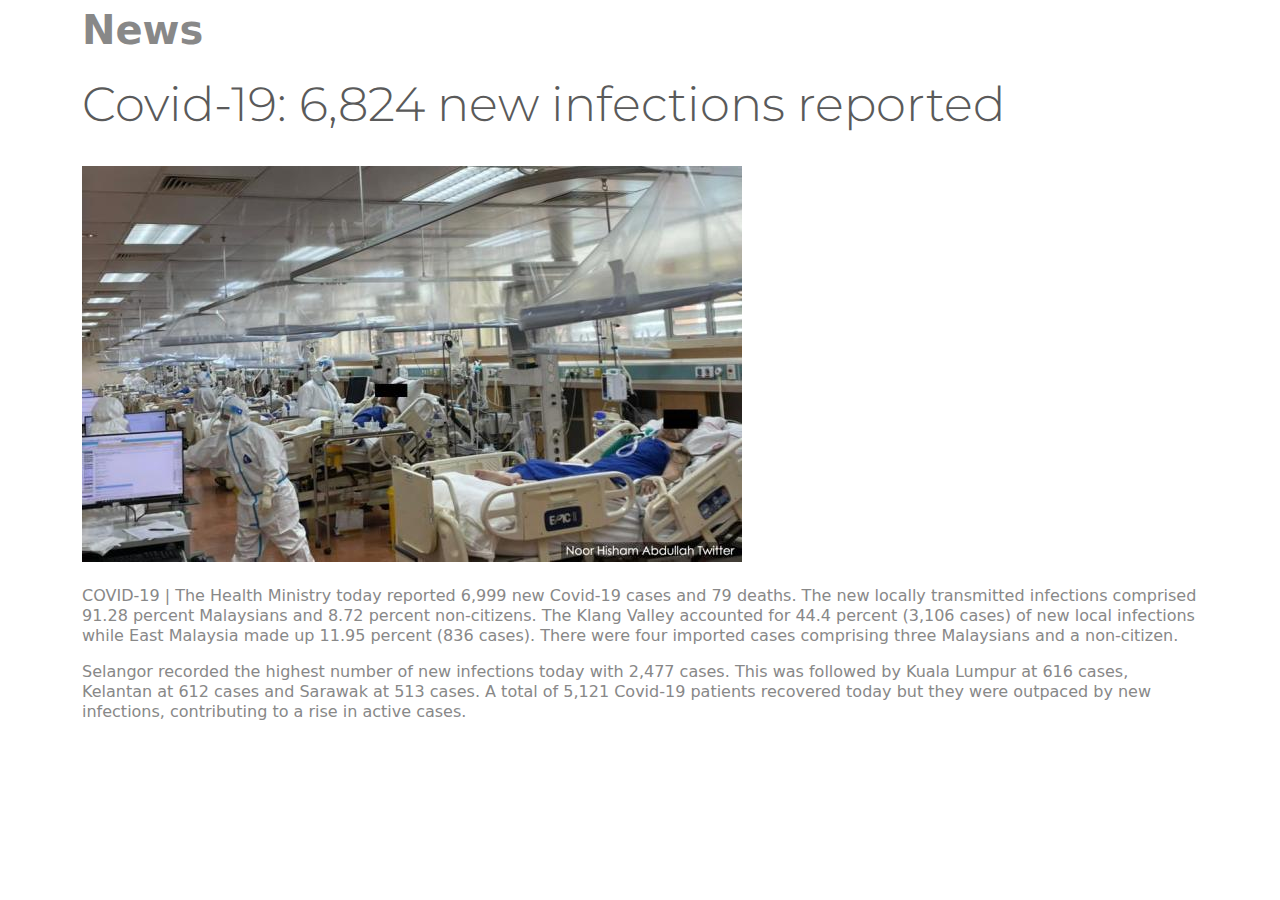
<file: news.html>
<!DOCTYPE html>
<html lang="en">
<head>
  <meta charset="UTF-8">
  <meta name="viewport" content="width=device-width, initial-scale=1.0">
  <title>Self-Care Click</title>
  <link rel="stylesheet" href="assets/custom/bootstrap.min.css">
  <link rel="stylesheet" href="https://cdnjs.cloudflare.com/ajax/libs/font-awesome/5.15.3/css/all.min.css" integrity="sha512-iBBXm8fW90+nuLcSKlbmrPcLa0OT92xO1BIsZ+ywDWZCvqsWgccV3gFoRBv0z+8dLJgyAHIhR35VZc2oM/gI1w==" crossorigin="anonymous" referrerpolicy="no-referrer" />
</head>
<body>
  <!-- Top Navbar -->
  <nav class="mt-2 navbar navbar-expand bg-white d-xl-none d-lg-none d-md-none">
    <div class="container">
      <ul class="navbar-nav me-auto">
        <li class="nav-item">
          <a href="index.html" class="nav-link"><i class="fas fa-chevron-left"></i> Back</a>
        </li>
      </ul>
    </div>
  </nav>

  <!-- Bottom Navbar -->
  <!-- <nav class="p-0 navbar navbar-expand navbar-dark bg-primary d-xl-none d-lg-none d-md-none fixed-bottom">
    <ul class="navbar-nav nav-justified w-100">
        <li class="nav-item">
        <a href="#" class="nav-link active"><i class="fas fa-home fa-lg" aria-hidden="true"></i> <span class="small d-block">Home</span></a>
      </li>
      <li class="nav-item">
        <a href="#" class="nav-link"><i class="fas fa-hospital-user fa-lg" aria-hidden="true"></i> <span class="small d-block">Check-Up</span></a>
      </li>
      <li class="nav-item dropup">
        <a href="#" class="nav-link"><i class="fas fa-id-badge fa-lg" aria-expanded="false"></i> <span class="small d-block">Account</span></a>
    </li>
    </ul>
  </nav> -->
  
  <div class="container mb-5">
      <p class="fw-bold fs-1">News</p>
      
      <h1 class="display-5">Covid-19: 6,824 new infections reported</h1>
      <img src="img/news/1.jpg" class="img-fluid my-4" alt="news">
      <p class="lh-sm">
        COVID-19 | The Health Ministry today reported 6,999 new Covid-19 cases and 79 deaths.
        The new locally transmitted infections comprised 91.28 percent Malaysians and 8.72 percent non-citizens.
        The Klang Valley accounted for 44.4 percent (3,106 cases) of new local infections while East Malaysia made up 11.95 percent (836 cases).
        There were four imported cases comprising three Malaysians and a non-citizen.
      </p>
      <p class="lh-sm">
       
        Selangor recorded the highest number of new infections today with 2,477 cases.
        This was followed by Kuala Lumpur at 616 cases, Kelantan at 612 cases and Sarawak at 513 cases.
        A total of 5,121 Covid-19 patients recovered today but they were outpaced by new infections, contributing to a rise in active cases.
      </p>
      
  </div>
    
</body>
<script src="https://cdnjs.cloudflare.com/ajax/libs/jquery/3.1.1/jquery.min.js" integrity="sha512-U6K1YLIFUWcvuw5ucmMtT9HH4t0uz3M366qrF5y4vnyH6dgDzndlcGvH/Lz5k8NFh80SN95aJ5rqGZEdaQZ7ZQ==" crossorigin="anonymous" referrerpolicy="no-referrer"></script>
    <script src="https://cdn.jsdelivr.net/npm/@popperjs/core@2.9.2/dist/umd/popper.min.js" integrity="sha384-IQsoLXl5PILFhosVNubq5LC7Qb9DXgDA9i+tQ8Zj3iwWAwPtgFTxbJ8NT4GN1R8p" crossorigin="anonymous"></script>
    <script src="https://cdn.jsdelivr.net/npm/bootstrap@5.0.1/dist/js/bootstrap.min.js" integrity="sha384-Atwg2Pkwv9vp0ygtn1JAojH0nYbwNJLPhwyoVbhoPwBhjQPR5VtM2+xf0Uwh9KtT" crossorigin="anonymous"></script>

</html>
</file>
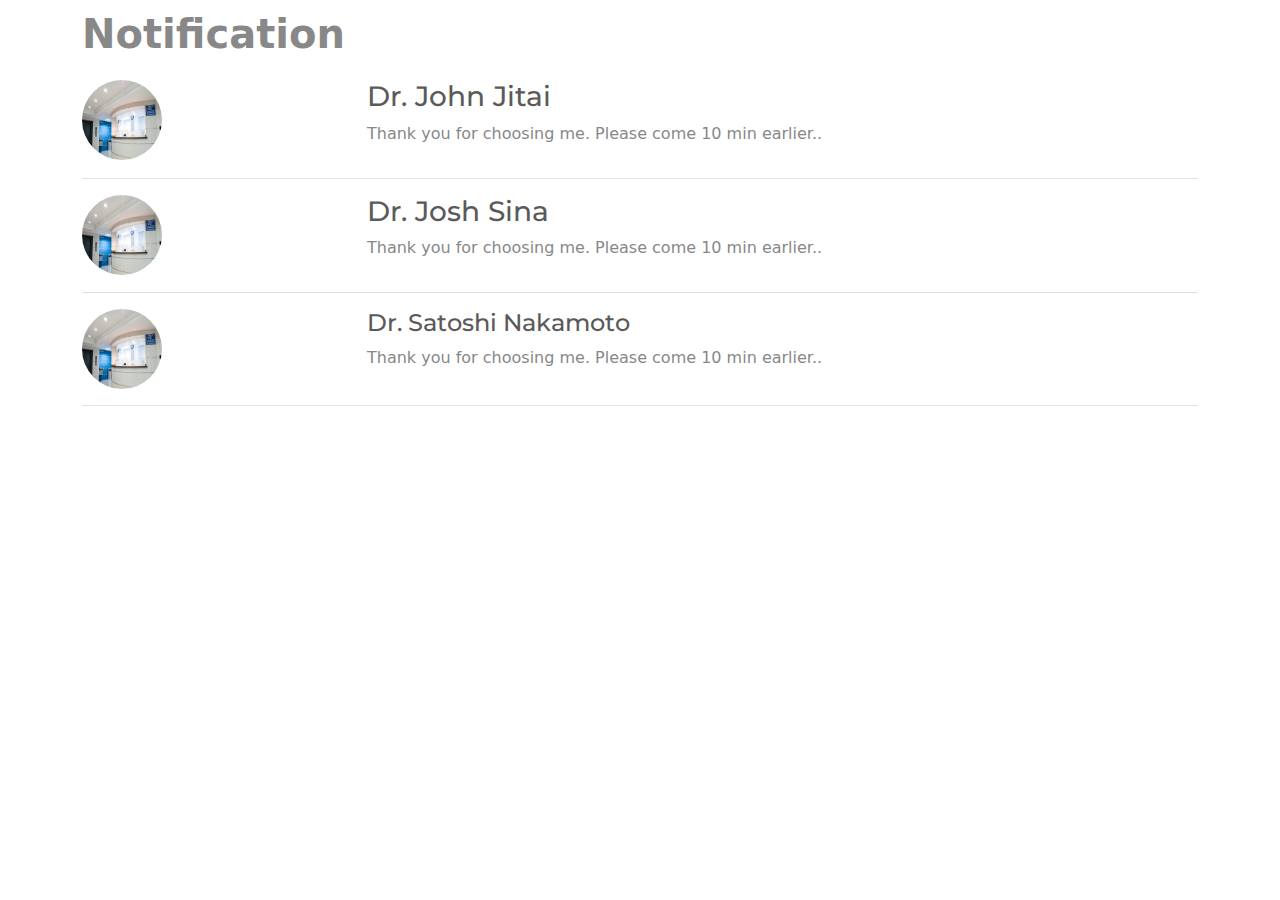
<file: noti.html>
<!DOCTYPE html>
<html lang="en">
<head>
  <meta charset="UTF-8">
  <meta name="viewport" content="width=device-width, initial-scale=1.0">
  <title>Self-Care Click</title>
  <link rel="stylesheet" href="assets/custom/bootstrap.min.css">
  <link rel="stylesheet" href="https://cdnjs.cloudflare.com/ajax/libs/font-awesome/5.15.3/css/all.min.css" integrity="sha512-iBBXm8fW90+nuLcSKlbmrPcLa0OT92xO1BIsZ+ywDWZCvqsWgccV3gFoRBv0z+8dLJgyAHIhR35VZc2oM/gI1w==" crossorigin="anonymous" referrerpolicy="no-referrer" />
</head>
<body>
  <!-- Top Navbar -->
  <nav class="mt-2 navbar navbar-expand bg-white d-xl-none d-lg-none d-md-none">
    <div class="container">
      <ul class="navbar-nav me-auto">
        <li class="nav-item">
          <a href="index.html" class="nav-link"><i class="fas fa-chevron-left"></i> Back</a>
        </li>
        
      </ul>
    </div>
    
  </nav>

  <!-- Bottom Navbar -->
  <!-- <nav class="p-0 navbar navbar-expand navbar-dark bg-primary d-xl-none d-lg-none d-md-none fixed-bottom">
    <ul class="navbar-nav nav-justified w-100">
        <li class="nav-item">
        <a href="#" class="nav-link active"><i class="fas fa-home fa-lg" aria-hidden="true"></i> <span class="small d-block">Home</span></a>
      </li>
      <li class="nav-item">
        <a href="#" class="nav-link"><i class="fas fa-hospital-user fa-lg" aria-hidden="true"></i> <span class="small d-block">Check-Up</span></a>
      </li>
      <li class="nav-item dropup">
        <a href="#" class="nav-link"><i class="fas fa-id-badge fa-lg" aria-expanded="false"></i> <span class="small d-block">Account</span></a>
    </li>
    </ul>
  </nav> -->
  
  <div class="container my-1 mb-5">
      <p class="fw-bold fs-1">Notification</p>
      <div class="msg">
        <div class="row">
          <div class="col-3">
            <img src="img/clinic-1.jpg" class="rounded-circle" alt="logo" height="80px" width="80px">
          </div>
          <div class="col-9">
            <h3>Dr. John Jitai</h3>
            <p class="text-mute">
              Thank you for choosing me. Please come 10 min earlier..
            </p>
          </div>
        </div>
        <hr>
        <div class="row">
          <div class="col-3">
            <img src="img/clinic-1.jpg" class="rounded-circle" alt="logo" height="80px" width="80px">
          </div>
          <div class="col-9">
            <h3>Dr. Josh Sina</h3>
            <p class="text-mute">
              Thank you for choosing me. Please come 10 min earlier..
            </p>
          </div>
        </div>
        <hr>
        <div class="row">
          <div class="col-3">
            <img src="img/clinic-1.jpg" class="rounded-circle" alt="logo" height="80px" width="80px">
          </div>
          <div class="col-9">
            <h4>Dr. Satoshi Nakamoto</h4>
            <p class="text-mute">
              Thank you for choosing me. Please come 10 min earlier..
            </p>
          </div>
        </div>
        
        <hr>
      </div>
      
  </div>
    
</body>
<script src="https://cdnjs.cloudflare.com/ajax/libs/jquery/3.1.1/jquery.min.js" integrity="sha512-U6K1YLIFUWcvuw5ucmMtT9HH4t0uz3M366qrF5y4vnyH6dgDzndlcGvH/Lz5k8NFh80SN95aJ5rqGZEdaQZ7ZQ==" crossorigin="anonymous" referrerpolicy="no-referrer"></script>
    <script src="https://cdn.jsdelivr.net/npm/@popperjs/core@2.9.2/dist/umd/popper.min.js" integrity="sha384-IQsoLXl5PILFhosVNubq5LC7Qb9DXgDA9i+tQ8Zj3iwWAwPtgFTxbJ8NT4GN1R8p" crossorigin="anonymous"></script>
    <script src="https://cdn.jsdelivr.net/npm/bootstrap@5.0.1/dist/js/bootstrap.min.js" integrity="sha384-Atwg2Pkwv9vp0ygtn1JAojH0nYbwNJLPhwyoVbhoPwBhjQPR5VtM2+xf0Uwh9KtT" crossorigin="anonymous"></script>

</html>
</file>
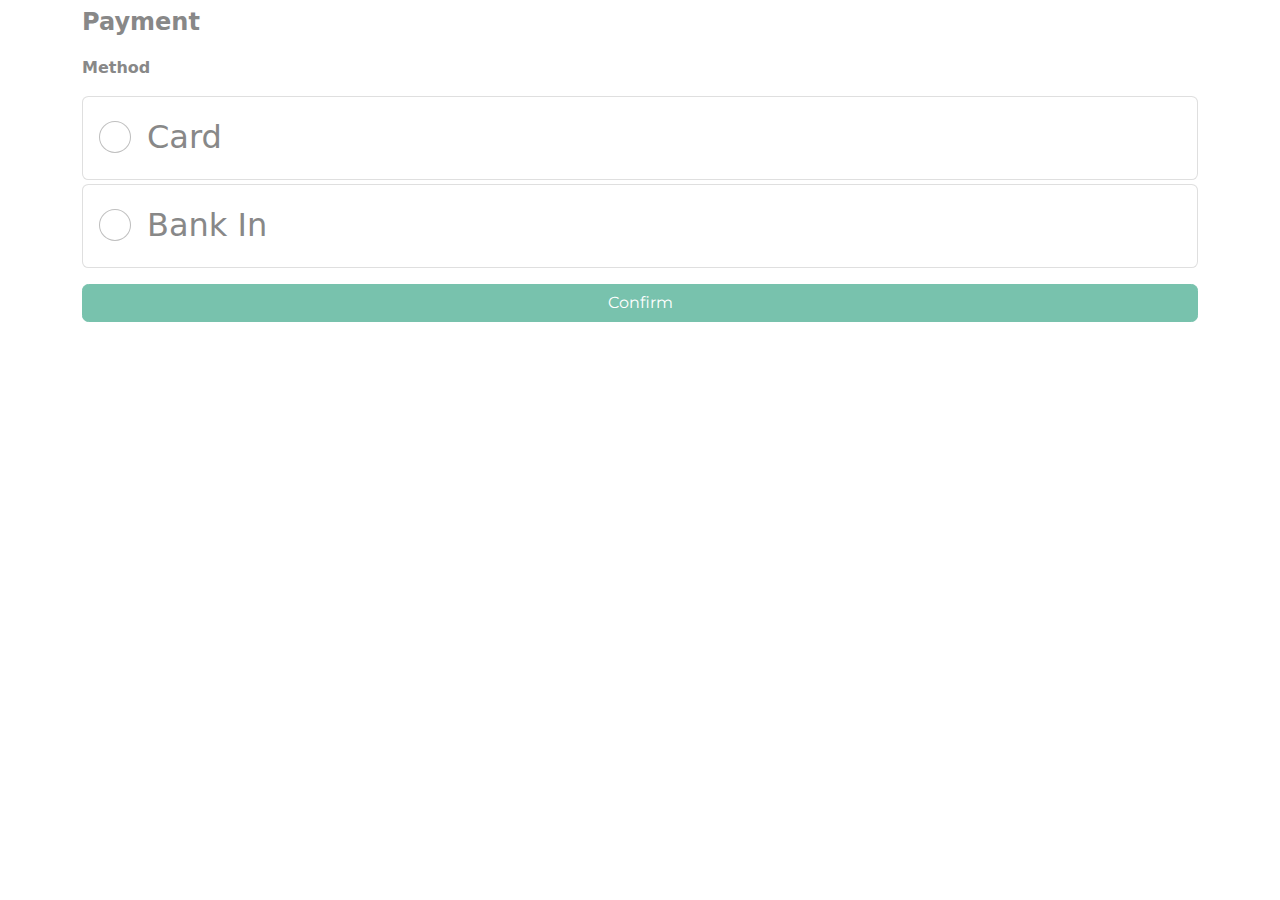
<file: payment.html>
<!DOCTYPE html>
<html lang="en">
<head>
  <meta charset="UTF-8">
  <meta name="viewport" content="width=device-width, initial-scale=1.0">
  <title>Self-Care Click</title>
  <link rel="stylesheet" href="assets/custom/bootstrap.min.css">
  <link rel="stylesheet" href="assets/custom/custom.css">
  <link rel="stylesheet" href="https://cdnjs.cloudflare.com/ajax/libs/font-awesome/5.15.3/css/all.min.css" integrity="sha512-iBBXm8fW90+nuLcSKlbmrPcLa0OT92xO1BIsZ+ywDWZCvqsWgccV3gFoRBv0z+8dLJgyAHIhR35VZc2oM/gI1w==" crossorigin="anonymous" referrerpolicy="no-referrer" />
</head>
<body>
    <!-- Top Navbar -->
    <nav class="mt-2 navbar navbar-expand bg-white d-xl-none d-lg-none d-md-none">
      <div class="container">
        <ul class="navbar-nav me-auto">
          <li class="nav-item">
            <a href="detail-specialist.html" class="nav-link"><i class="fas fa-chevron-left"></i> Back</a>
          </li>
          
        </ul>
      </div>
      
    </nav>

  <!-- Bottom Navbar -->
  <!-- <nav class="p-0 navbar navbar-expand navbar-dark bg-primary d-xl-none d-lg-none d-md-none fixed-bottom">
    <ul class="navbar-nav nav-justified w-100">
        <li class="nav-item">
        <a href="#" class="nav-link"><i class="fas fa-home fa-lg" aria-hidden="true"></i> <span class="small d-block">Home</span></a>
      </li>
      <li class="nav-item">
        <a href="#" class="nav-link active"><i class="fas fa-hospital-user fa-lg" aria-hidden="true"></i> <span class="small d-block">Check-Up</span></a>
      </li>
      <li class="nav-item dropup">
        <a href="#" class="nav-link"><i class="fas fa-id-badge fa-lg" aria-expanded="false"></i> <span class="small d-block">Account</span></a>
    </li>
    </ul>
  </nav> -->
  
    <div class="container my-1 mb-5">
        <p class="fw-bold fs-4">Payment</p>
        
        <div class="pyment-method fs-2">
            <p class="fw-bold fs-6">Method</p>
            <div class="card">
                <div class="card-body">
                    <div class="form-check">
                        <input class="form-check-input" type="radio" name="payment" id="flexRadioDefault1">
                        <label class="form-check-label" for="flexRadioDefault1">
                            <i class="fas fa-credit-card"></i> Card
                        </label>
                      </div>
                </div>
            </div>
            <div class="card  mt-1">
                <div class="card-body">
                    <div class="form-check">
                        <input class="form-check-input" type="radio" name="payment" id="flexRadioDefault2">
                        <label class="form-check-label" for="flexRadioDefault2">
                            <i class="fas fa-university"></i> Bank In
                        </label>
                      </div>
                </div>
            </div>
            <div class="d-grid gap-2 mt-3">
                <a href="success.html" class="btn btn-primary" role="button">Confirm</a>
              </div>
        </div>
    </div>

    
  <!-- <article class="container py-5">
    <h1 class="h1">Home</h1>
    <p>Lorem ipsum, dolor sit amet consectetur adipisicing elit. Nostrum exercitationem alias libero mollitia esse, illum odio ex perspiciatis omnis voluptate ducimus, corporis cupiditate nobis corrupti voluptatum fugit at dolor eaque.</p>
  </article> -->
  
</body>
<script src="https://cdnjs.cloudflare.com/ajax/libs/jquery/3.1.1/jquery.min.js" integrity="sha512-U6K1YLIFUWcvuw5ucmMtT9HH4t0uz3M366qrF5y4vnyH6dgDzndlcGvH/Lz5k8NFh80SN95aJ5rqGZEdaQZ7ZQ==" crossorigin="anonymous" referrerpolicy="no-referrer"></script>
    <script src="https://cdn.jsdelivr.net/npm/@popperjs/core@2.9.2/dist/umd/popper.min.js" integrity="sha384-IQsoLXl5PILFhosVNubq5LC7Qb9DXgDA9i+tQ8Zj3iwWAwPtgFTxbJ8NT4GN1R8p" crossorigin="anonymous"></script>
    <script src="https://cdn.jsdelivr.net/npm/bootstrap@5.0.1/dist/js/bootstrap.min.js" integrity="sha384-Atwg2Pkwv9vp0ygtn1JAojH0nYbwNJLPhwyoVbhoPwBhjQPR5VtM2+xf0Uwh9KtT" crossorigin="anonymous"></script>

</html>
</file>
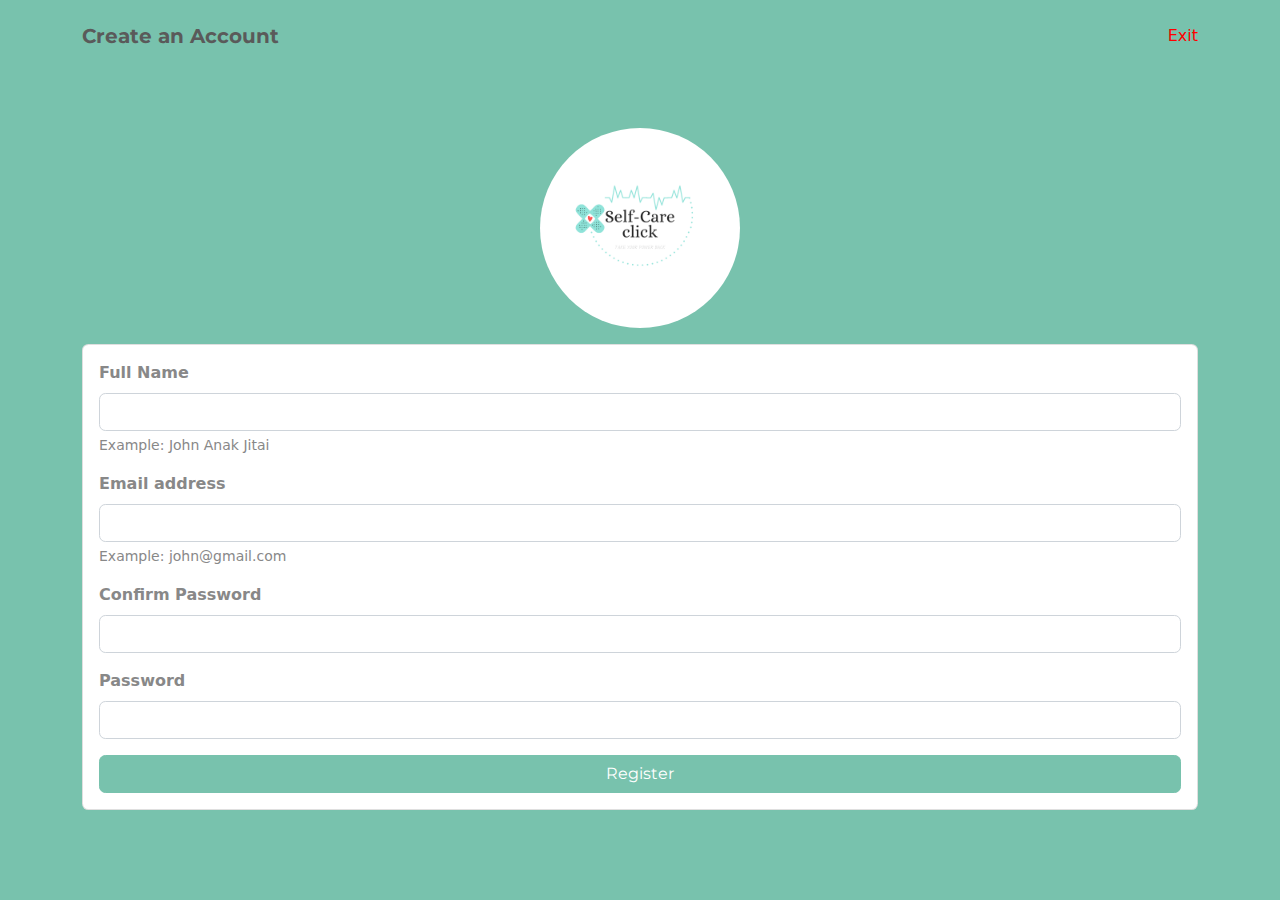
<file: register.html>
<!DOCTYPE html>
<html lang="en">
<head>
  <meta charset="UTF-8">
  <meta name="viewport" content="width=device-width, initial-scale=1.0">
  <title>Self-Care Click</title>
  <link rel="stylesheet" href="assets/custom/bootstrap.min.css">
  <link rel="stylesheet" href="assets/custom/custom.css">
  <link rel="stylesheet" href="https://cdnjs.cloudflare.com/ajax/libs/font-awesome/5.15.3/css/all.min.css" integrity="sha512-iBBXm8fW90+nuLcSKlbmrPcLa0OT92xO1BIsZ+ywDWZCvqsWgccV3gFoRBv0z+8dLJgyAHIhR35VZc2oM/gI1w==" crossorigin="anonymous" referrerpolicy="no-referrer" />
</head>
<body class="bg-primary">
<div class="container mb-5">
    <div class="d-flex justify-content-between my-4">
        <h5 class="fw-bold">Create an Account</h5>
        <a href="login.html" class="text-decoration-none custom-colour-text">Exit <i class="fas fa-times"></i></a>
    </div>
    <div class="logo my-3 pt-5 text-center">
        <img src="img/logo/logo-white.png" class="rounded-circle img-fluid" alt="logo" height="200px" width="200px">
    </div>
    
    <div class="card">
        <div class="card-body">
            <form>
                <div class="mb-3">
                    <label for="exampleInputEmail1" class="form-label"><b>Full Name</b></label>
                    <input type="text" class="form-control" id="exampleInputEmail1" aria-describedby="fullnameHelp">
                    <div id="fullnameHelp" class="form-text">Example: John Anak Jitai</div>
                  </div>
                <div class="mb-3">
                  <label for="exampleInputEmail1" class="form-label"><b>Email address</b></label>
                  <input type="email" class="form-control" id="exampleInputEmail1" aria-describedby="emailHelp">
                  <div id="emailHelp" class="form-text">Example: john@gmail.com</div>
                </div>
                
                <div class="mb-3">
                    <label for="exampleInputPassword1" class="form-label"><b>Confirm Password</b></label>
                    <input type="password" class="form-control" id="exampleInputPassword1">
                  </div>

                <div class="mb-3">
                  <label for="exampleInputPassword1" class="form-label"><b>Password</b></label>
                  <input type="password" class="form-control" id="exampleInputPassword1">
                </div>
                
                <div class="d-grid gap-2 col-12 mx-auto">
                    <a href="index.html" class="btn btn-primary" role="button">Register</a>
                </div>
              </form>
        </div>
    </div>
</div>
    
    
</div>
</body>
<script src="https://cdnjs.cloudflare.com/ajax/libs/jquery/3.1.1/jquery.min.js" integrity="sha512-U6K1YLIFUWcvuw5ucmMtT9HH4t0uz3M366qrF5y4vnyH6dgDzndlcGvH/Lz5k8NFh80SN95aJ5rqGZEdaQZ7ZQ==" crossorigin="anonymous" referrerpolicy="no-referrer"></script>
    <script src="https://cdn.jsdelivr.net/npm/@popperjs/core@2.9.2/dist/umd/popper.min.js" integrity="sha384-IQsoLXl5PILFhosVNubq5LC7Qb9DXgDA9i+tQ8Zj3iwWAwPtgFTxbJ8NT4GN1R8p" crossorigin="anonymous"></script>
    <script src="https://cdn.jsdelivr.net/npm/bootstrap@5.0.1/dist/js/bootstrap.min.js" integrity="sha384-Atwg2Pkwv9vp0ygtn1JAojH0nYbwNJLPhwyoVbhoPwBhjQPR5VtM2+xf0Uwh9KtT" crossorigin="anonymous"></script>

</html>
</file>
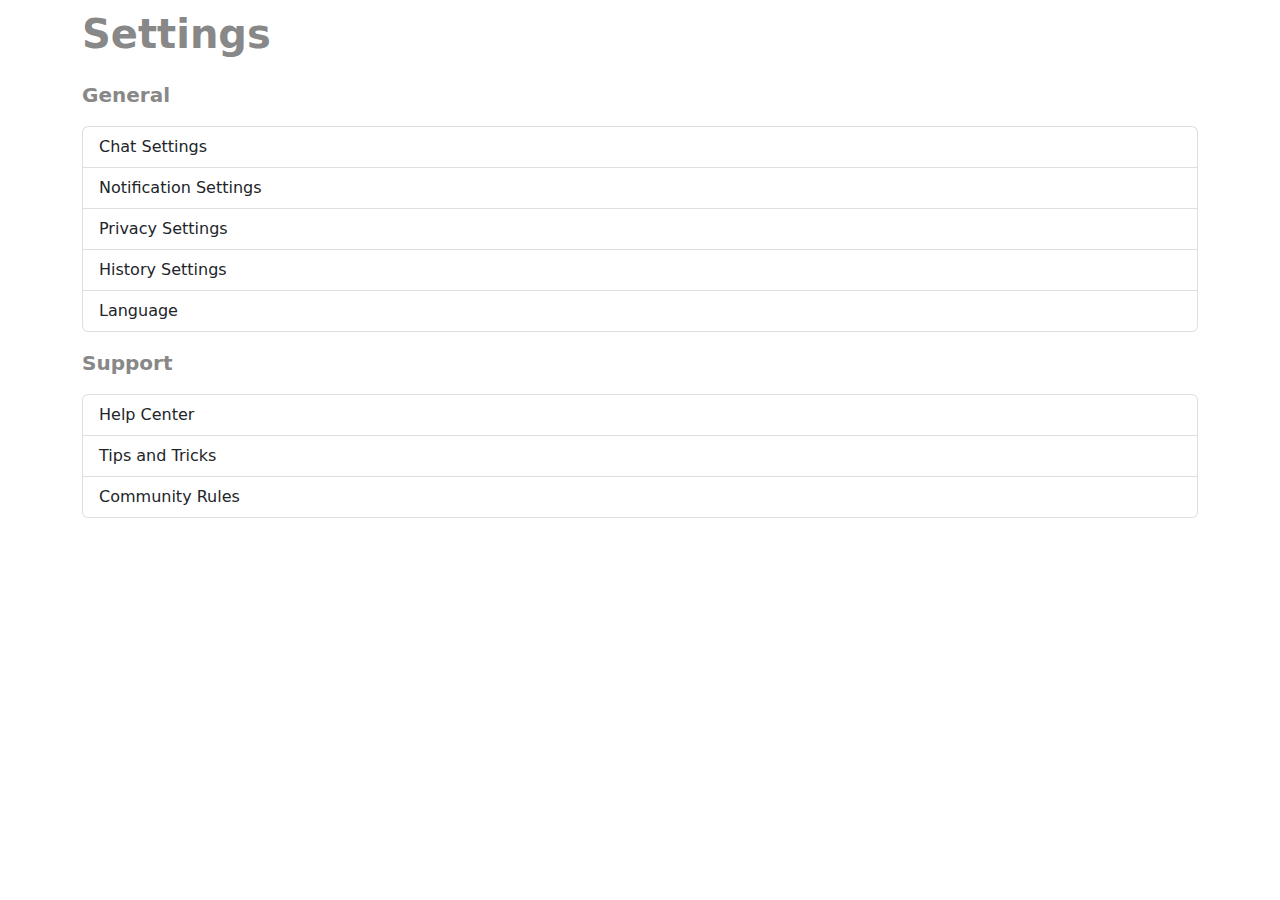
<file: settings.html>
<!DOCTYPE html>
<html lang="en">
<head>
  <meta charset="UTF-8">
  <meta name="viewport" content="width=device-width, initial-scale=1.0">
  <title>Self-Care Click</title>
  <link rel="stylesheet" href="assets/custom/bootstrap.min.css">
  <link rel="stylesheet" href="https://cdnjs.cloudflare.com/ajax/libs/font-awesome/5.15.3/css/all.min.css" integrity="sha512-iBBXm8fW90+nuLcSKlbmrPcLa0OT92xO1BIsZ+ywDWZCvqsWgccV3gFoRBv0z+8dLJgyAHIhR35VZc2oM/gI1w==" crossorigin="anonymous" referrerpolicy="no-referrer" />
</head>
<body>
  <!-- Top Navbar -->
  <nav class="mt-2 navbar navbar-expand bg-white d-xl-none d-lg-none d-md-none">
    <div class="container">
      <ul class="navbar-nav me-auto">
        <li class="nav-item">
          <a href="index.html" class="nav-link"><i class="fas fa-chevron-left"></i> Back</a>
        </li>
        
      </ul>
      <!-- <ul class="navbar-nav">
        <li class="nav-item">
          <a href="#" class="nav-link"><i class="fas fa-bell fa-lg"  aria-hidden="true"></i></a>
        </li>
        <li class="nav-item">
          <a href="#" class="nav-link"><i class="fas fa-sign-out-alt fa-lg"  aria-hidden="true"></i></a>
        </li>
      </ul> -->
    </div>
    
  </nav>

  <!-- Bottom Navbar -->
  <!-- <nav class="p-0 navbar navbar-expand navbar-dark bg-primary d-xl-none d-lg-none d-md-none fixed-bottom">
    <ul class="navbar-nav nav-justified w-100">
        <li class="nav-item">
        <a href="#" class="nav-link active"><i class="fas fa-home fa-lg" aria-hidden="true"></i> <span class="small d-block">Home</span></a>
      </li>
      <li class="nav-item">
        <a href="#" class="nav-link"><i class="fas fa-hospital-user fa-lg" aria-hidden="true"></i> <span class="small d-block">Check-Up</span></a>
      </li>
      <li class="nav-item dropup">
        <a href="#" class="nav-link"><i class="fas fa-id-badge fa-lg" aria-expanded="false"></i> <span class="small d-block">Account</span></a>
    </li>
    </ul>
  </nav> -->
  
  <div class="container my-1 mb-5">
      <p class="fw-bold fs-1">Settings</p>
      <!-- <p class="fw-bold fs-5">Account</p>
      <div class="list-group">
        <a href="#" class="list-group-item list-group-item-action" aria-current="true">
          My Profile
        </a>
        <a href="#" class="list-group-item list-group-item-action">My Address</a>
        <a href="#" class="list-group-item list-group-item-action">Bank Account/Card</a>
      </div> -->

      <!-- <hr> -->
      <p class="fw-bold fs-5 mt-3">General</p>
      <div class="list-group">
        <a href="#" class="list-group-item list-group-item-action" aria-current="true">
          Chat Settings
        </a>
        <a href="#" class="list-group-item list-group-item-action">Notification Settings</a>
        <a href="#" class="list-group-item list-group-item-action">Privacy Settings</a>
        <a href="#" class="list-group-item list-group-item-action">History Settings</a>
        <a href="#" class="list-group-item list-group-item-action">Language</a>
      </div>
      
      <!-- <hr> -->
      <p class="fw-bold fs-5 mt-3">Support</p>
      <div class="list-group">
        <a href="#" class="list-group-item list-group-item-action" aria-current="true">
          Help Center
        </a>
        <a href="#" class="list-group-item list-group-item-action">Tips and Tricks</a>
        <a href="#" class="list-group-item list-group-item-action">Community Rules</a>
      </div>
      <!-- <div class="d-grid gap-2 mt-3">
        <a class="btn btn-primary btn-lg" href="#" role="button"> LOG OUT</a>
      </div> -->
      
  </div>
    
  <!-- <article class="container py-5">
    <h1 class="h1">Home</h1>
    <p>Lorem ipsum, dolor sit amet consectetur adipisicing elit. Nostrum exercitationem alias libero mollitia esse, illum odio ex perspiciatis omnis voluptate ducimus, corporis cupiditate nobis corrupti voluptatum fugit at dolor eaque.</p>
  </article> -->
  
</body>
<script src="https://cdnjs.cloudflare.com/ajax/libs/jquery/3.1.1/jquery.min.js" integrity="sha512-U6K1YLIFUWcvuw5ucmMtT9HH4t0uz3M366qrF5y4vnyH6dgDzndlcGvH/Lz5k8NFh80SN95aJ5rqGZEdaQZ7ZQ==" crossorigin="anonymous" referrerpolicy="no-referrer"></script>
    <script src="https://cdn.jsdelivr.net/npm/@popperjs/core@2.9.2/dist/umd/popper.min.js" integrity="sha384-IQsoLXl5PILFhosVNubq5LC7Qb9DXgDA9i+tQ8Zj3iwWAwPtgFTxbJ8NT4GN1R8p" crossorigin="anonymous"></script>
    <script src="https://cdn.jsdelivr.net/npm/bootstrap@5.0.1/dist/js/bootstrap.min.js" integrity="sha384-Atwg2Pkwv9vp0ygtn1JAojH0nYbwNJLPhwyoVbhoPwBhjQPR5VtM2+xf0Uwh9KtT" crossorigin="anonymous"></script>

</html>
</file>
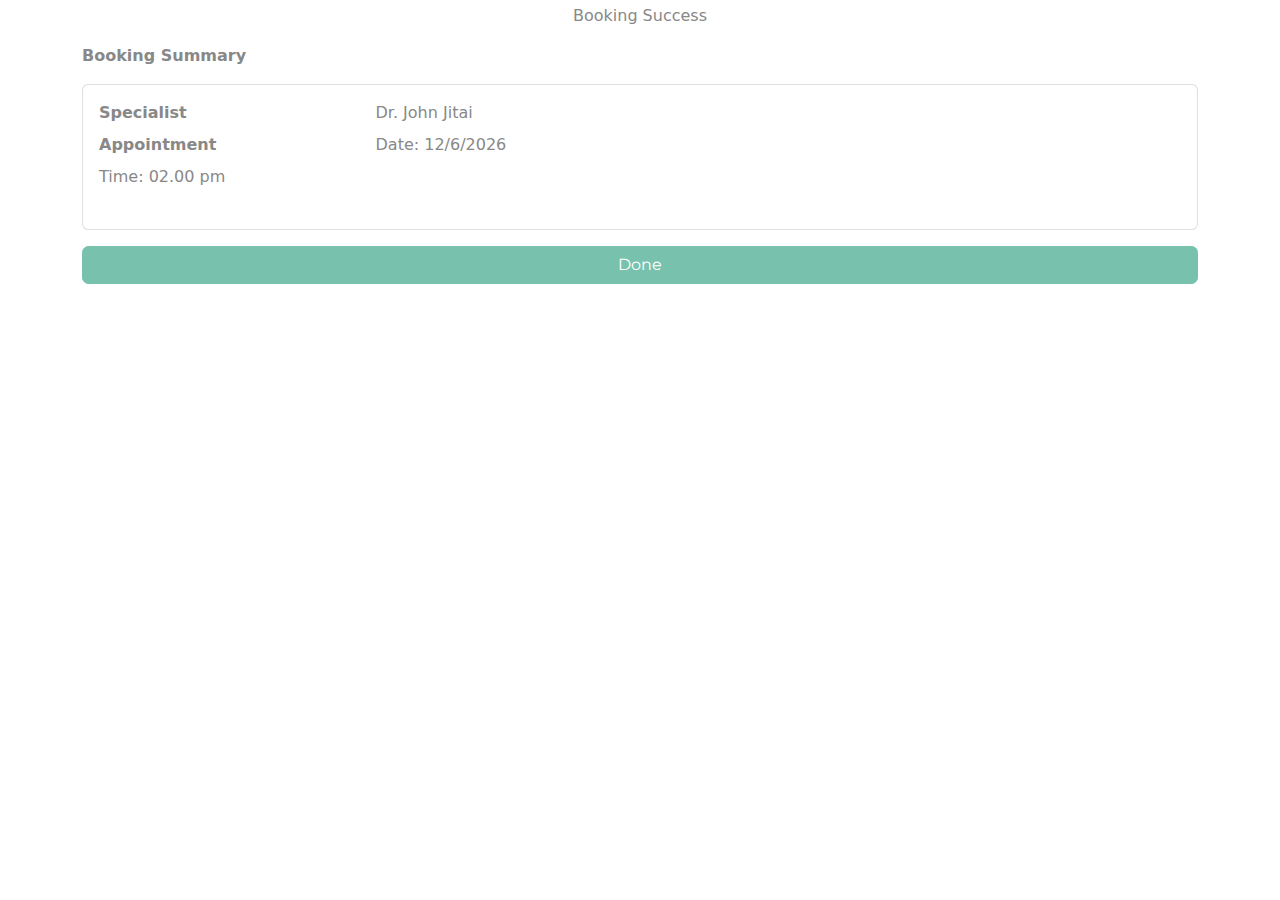
<file: success.html>
<!DOCTYPE html>
<html lang="en">
<head>
  <meta charset="UTF-8">
  <meta name="viewport" content="width=device-width, initial-scale=1.0">
  <title>Self-Care Click</title>
  <link rel="stylesheet" href="assets/custom/bootstrap.min.css">
  <link rel="stylesheet" href="assets/custom/custom.css">
  <link rel="stylesheet" href="https://cdnjs.cloudflare.com/ajax/libs/font-awesome/5.15.3/css/all.min.css" integrity="sha512-iBBXm8fW90+nuLcSKlbmrPcLa0OT92xO1BIsZ+ywDWZCvqsWgccV3gFoRBv0z+8dLJgyAHIhR35VZc2oM/gI1w==" crossorigin="anonymous" referrerpolicy="no-referrer" />
</head>
<body>
    <!-- Top Navbar -->
    <nav class="mt-2 navbar navbar-expand bg-white d-xl-none d-lg-none d-md-none">
      <div class="container">
        <ul class="navbar-nav me-auto">
          <li class="nav-item">
            <a href="index.html" class="nav-link"><i class="fas fa-chevron-left"></i> Back</a>
          </li>
          
        </ul>
      </div>
      
    </nav>

  <!-- Bottom Navbar -->
  <!-- <nav class="p-0 navbar navbar-expand navbar-dark bg-primary d-xl-none d-lg-none d-md-none fixed-bottom">
    <ul class="navbar-nav nav-justified w-100">
        <li class="nav-item">
        <a href="#" class="nav-link"><i class="fas fa-home fa-lg" aria-hidden="true"></i> <span class="small d-block">Home</span></a>
      </li>
      <li class="nav-item">
        <a href="#" class="nav-link active"><i class="fas fa-hospital-user fa-lg" aria-hidden="true"></i> <span class="small d-block">Check-Up</span></a>
      </li>
      <li class="nav-item dropup">
        <a href="#" class="nav-link"><i class="fas fa-id-badge fa-lg" aria-expanded="false"></i> <span class="small d-block">Account</span></a>
    </li>
    </ul>
  </nav> -->
  
    <div class="container my-1 mb-5">
        <div class="text-center">
            <span style="font-size: 85px; color: #78c2ad;">
              <i class="fas fa-check"></i>
            </span>
            <p>Booking Success</p>
          </div>
        <div class="pyment-method">
            <p class="fw-bold fs-6">Booking Summary</p>
            <div class="card">
                <div class="card-body">
                    <dl class="row">
                        <dt class="col-sm-3">Specialist</dt>
                        <dd class="col-sm-9">Dr. John Jitai</dd>

                        <dt class="col-sm-3">Appointment</dt>
                        <dd class="col-sm-9">Date: 12/6/2026</dd>
                        <dd class="col-sm-9">Time: 02.00 pm</dd>
                      </dl>
                </div>
            </div>
            <div class="d-grid gap-2 mt-3">
                <a href="index.html" class="btn btn-primary" role="button">Done</a>
              </div>
        </div>
    </div>

    
  <!-- <article class="container py-5">
    <h1 class="h1">Home</h1>
    <p>Lorem ipsum, dolor sit amet consectetur adipisicing elit. Nostrum exercitationem alias libero mollitia esse, illum odio ex perspiciatis omnis voluptate ducimus, corporis cupiditate nobis corrupti voluptatum fugit at dolor eaque.</p>
  </article> -->
  
</body>
<script src="https://cdnjs.cloudflare.com/ajax/libs/jquery/3.1.1/jquery.min.js" integrity="sha512-U6K1YLIFUWcvuw5ucmMtT9HH4t0uz3M366qrF5y4vnyH6dgDzndlcGvH/Lz5k8NFh80SN95aJ5rqGZEdaQZ7ZQ==" crossorigin="anonymous" referrerpolicy="no-referrer"></script>
    <script src="https://cdn.jsdelivr.net/npm/@popperjs/core@2.9.2/dist/umd/popper.min.js" integrity="sha384-IQsoLXl5PILFhosVNubq5LC7Qb9DXgDA9i+tQ8Zj3iwWAwPtgFTxbJ8NT4GN1R8p" crossorigin="anonymous"></script>
    <script src="https://cdn.jsdelivr.net/npm/bootstrap@5.0.1/dist/js/bootstrap.min.js" integrity="sha384-Atwg2Pkwv9vp0ygtn1JAojH0nYbwNJLPhwyoVbhoPwBhjQPR5VtM2+xf0Uwh9KtT" crossorigin="anonymous"></script>

</html>
</file>
<file: assets/custom/custom.css>
body{
    background-color: #ffffff!important;
}
.custom-color{
    color: #8FE3D9;
}
.navbar{
    background-color: #8FE3D9;
}
.btn-circle-lg {
    width: 70px;
    height: 70px;
    line-height: 70px;
    font-size: 2.4rem;
    
}
.btn-circle {
    text-align: center;
    padding: 0;
    border-radius: 50%;
}
.txt-color{
    color: white;
}
.btn-category-medical{
    width: 70px;
    height: 70px;
    line-height: 20px;
    padding-top: 15px;
}
.btn-symbol-size{
    font-size: 1.5rem;
}
.custom-colour-text{
    color: red;
}
/* .navbar .navbar-brand,
.navbar .navbar-text {
    color: white;
} */
</file>
